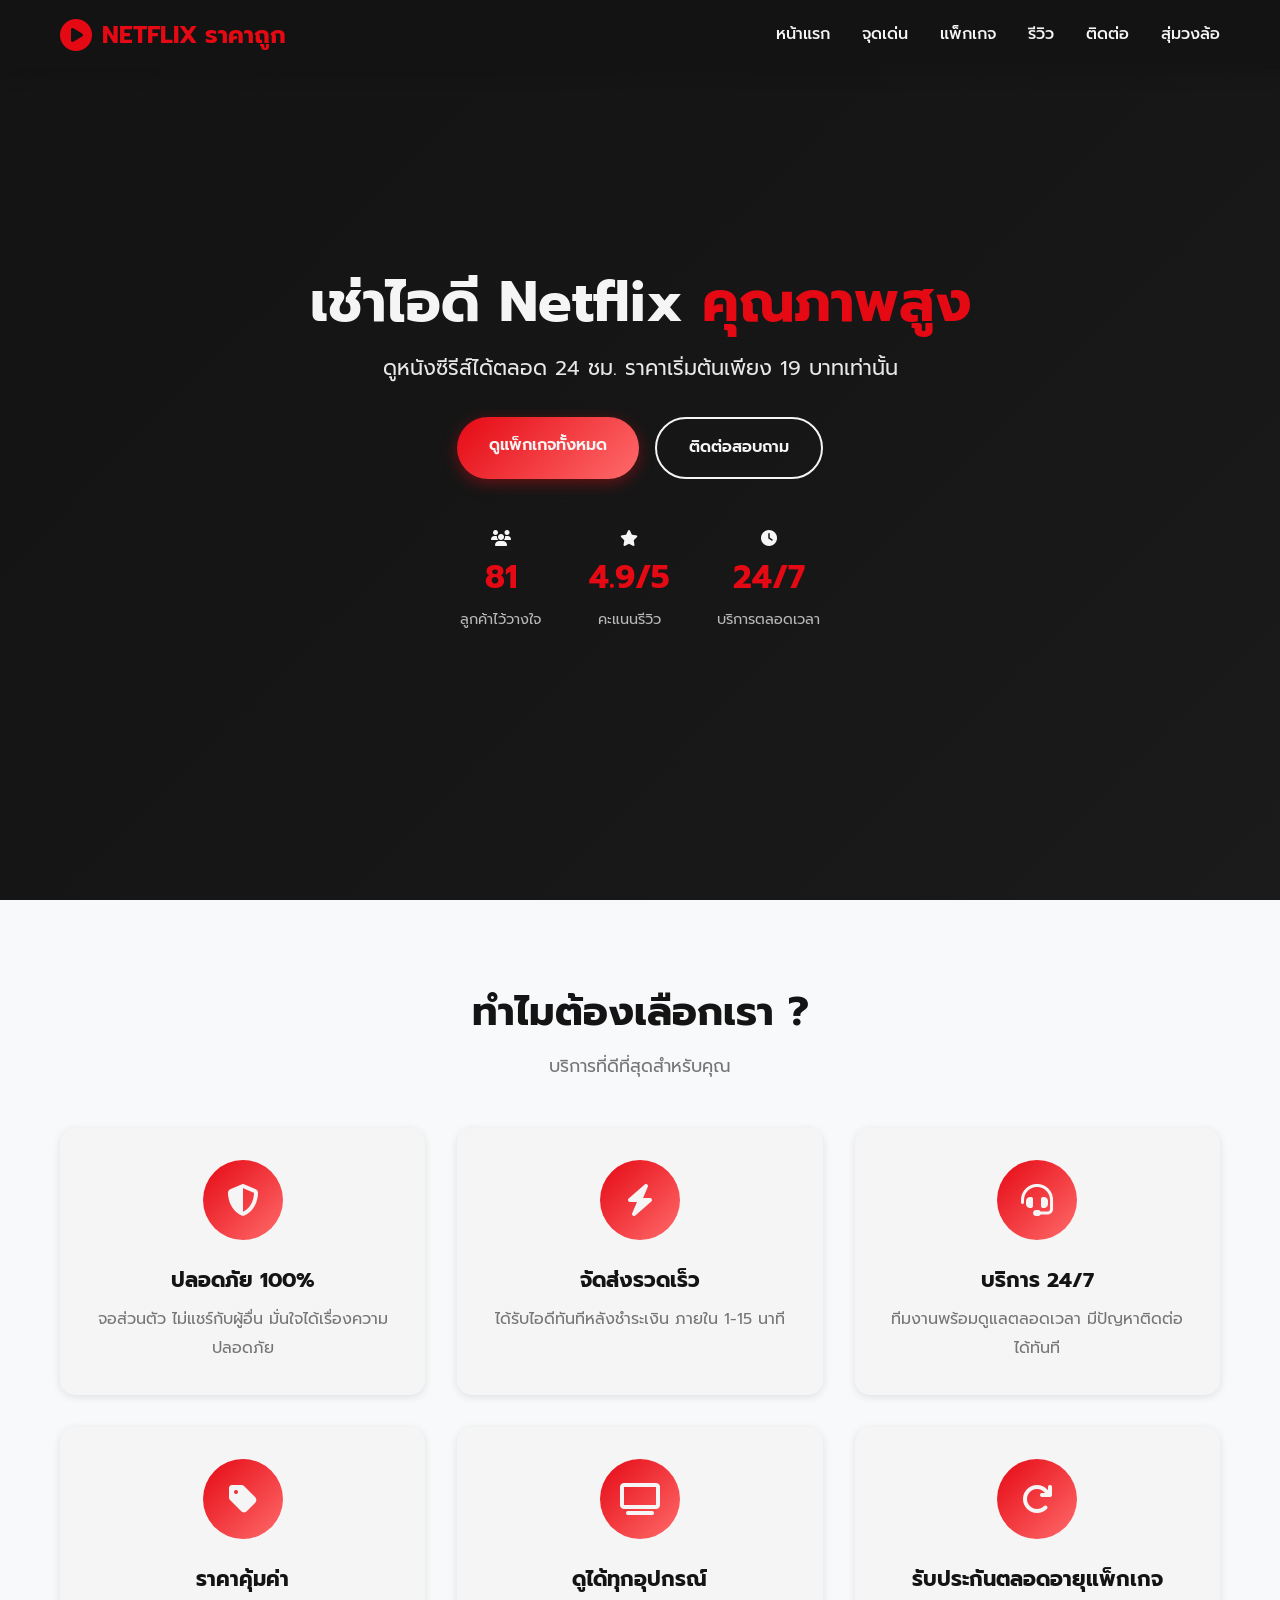
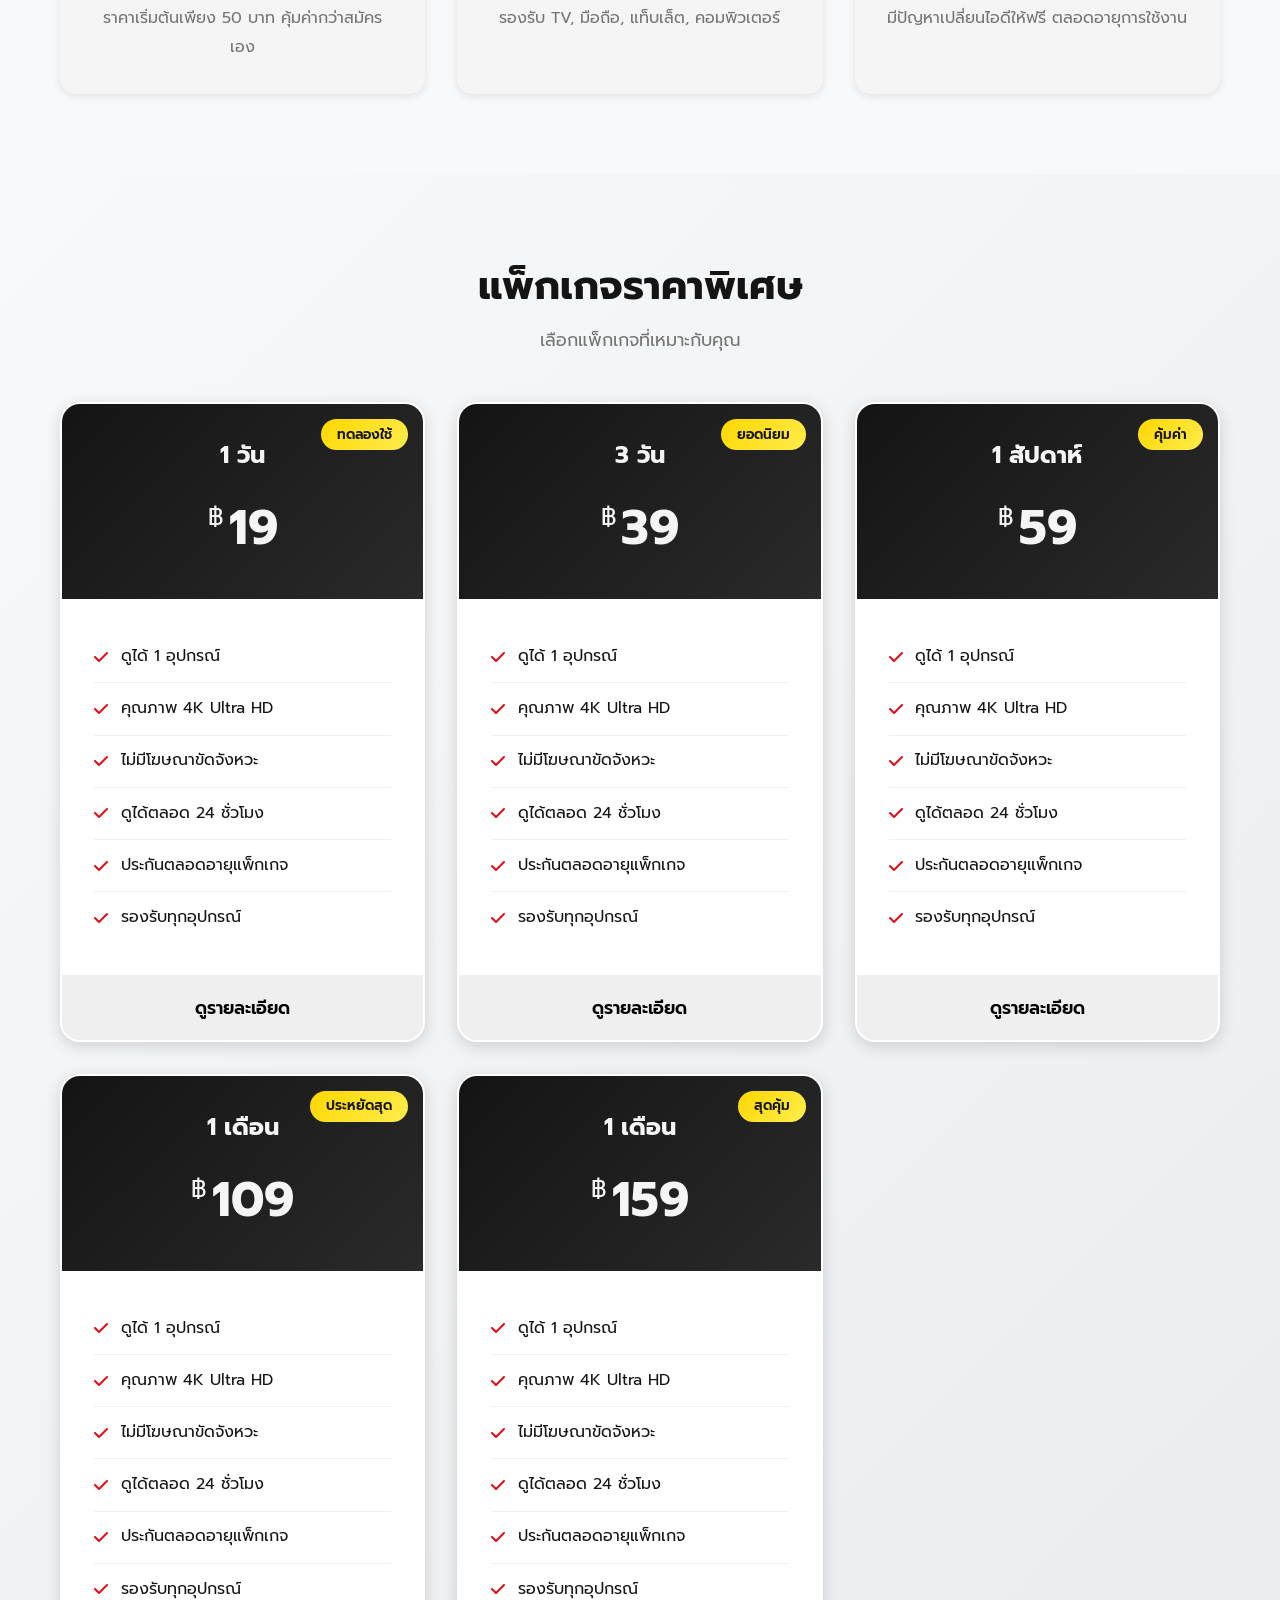
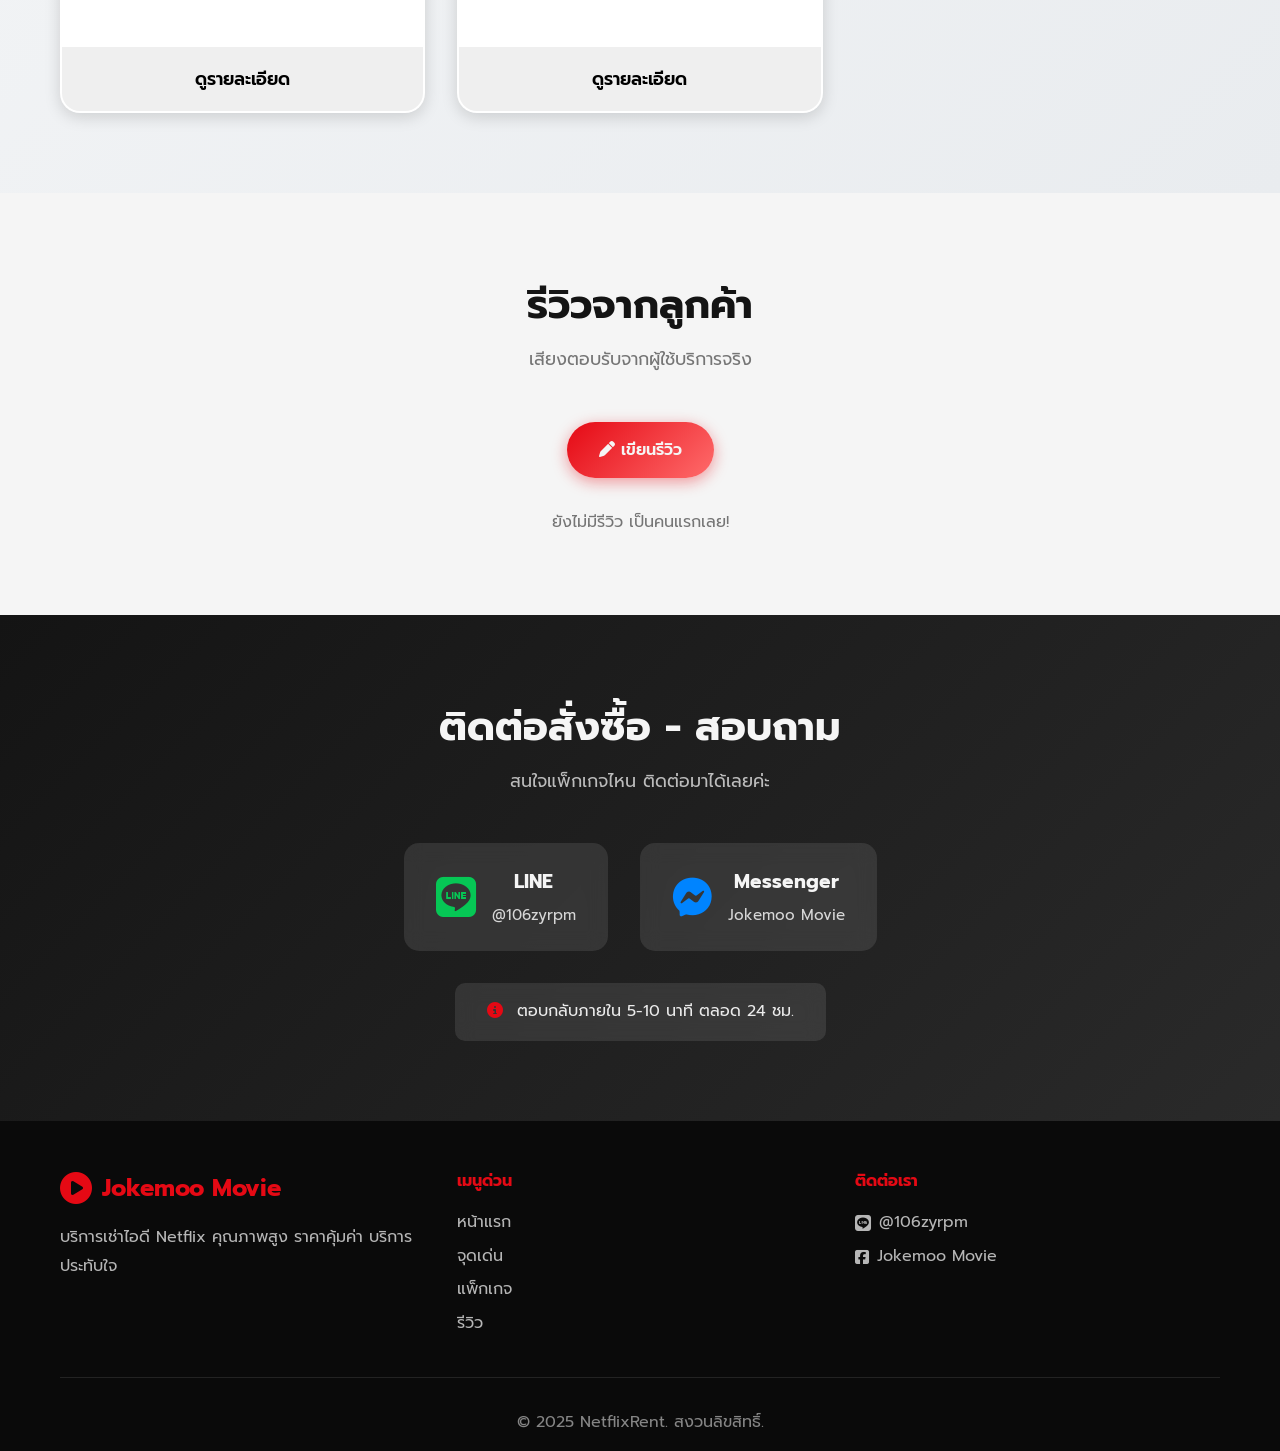
<file: index.html>
<!DOCTYPE html>
<html lang="th">
<head>
    <meta charset="UTF-8">
    <meta name="viewport" content="width=device-width, initial-scale=1.0">
    <title>Netflix X JOKE MOO - เช่าไอดีเน็ตฟลิกซ์ราคาถูก</title>
    <link rel="stylesheet" href="style.css">
    <link href="https://fonts.googleapis.com/css2?family=Prompt:wght@300;400;500;600;700&display=swap" rel="stylesheet">
    <link rel="stylesheet" href="https://cdnjs.cloudflare.com/ajax/libs/font-awesome/6.4.0/css/all.min.css">
    <link rel="icon" type="image" href="logo.png">
</head>
<body>
    <!-- Maintenance Mode Overlay -->
    <div id="maintenanceOverlay" style="display: none; position: fixed; top: 0; left: 0; width: 100%; height: 100%; background: linear-gradient(135deg, #141414 0%, #2a2a2a 100%); z-index: 99999; align-items: center; justify-content: center; flex-direction: column; text-align: center; padding: 2rem;">
        <div style="max-width: 600px;">
            <i class="fas fa-tools" style="font-size: 5rem; color: #ffc107; margin-bottom: 2rem; animation: pulse 2s infinite;"></i>
            <h1 style="color: #fff; font-size: 2.5rem; margin-bottom: 1rem; font-weight: 700;">กำลังปรับปรุงระบบ</h1>
            <p style="color: rgba(255, 255, 255, 0.8); font-size: 1.2rem; margin-bottom: 2rem; line-height: 1.8;">เว็บไซต์กำลังอยู่ระหว่างปรับปรุงระบบ<br>กรุณากลับมาใหม่ในอีกสักครู่</p>
            <div style="background: rgba(255, 255, 255, 0.1); padding: 1.5rem; border-radius: 15px; backdrop-filter: blur(10px);">
                <p style="color: rgba(255, 255, 255, 0.7); margin: 0;">
                    <i class="fas fa-clock"></i> คาดว่าจะแล้วเสร็จภายในไม่นาน!!!
                </p>
            </div>
            <p style="color: rgba(255, 255, 255, 0.5); font-size: 0.9rem; margin-top: 2rem;">
                ขออภัยในความไม่สะดวก โปรดติดตามข่าวสารและอัปเดตได้ที่ LINE @106zyrpm หรือ Facebook Jokemoo Movie
            </p>
        </div>
    </div>

    <!-- Header -->
    <header class="header">
        <nav class="navbar">
            <div class="container">
                <div class="logo">
                    <i class="fas fa-play-circle"></i>
                    <span>NETFLIX ราคาถูก</span>
                </div>
                <ul class="nav-menu">
                    <li><a href="#home">หน้าแรก</a></li>
                    <li><a href="#features">จุดเด่น</a></li>
                    <li><a href="#packages">แพ็กเกจ</a></li>
                    <li><a href="#reviews">รีวิว</a></li>
                    <li><a href="#contact">ติดต่อ</a></li>
                    <li><a href="https://jokemoomovieluckwheel.github.io/wheelnew/">สุ่มวงล้อ</a></li>
                </ul>
                <div class="nav-toggle" id="navToggle">
                    <i class="fas fa-bars"></i>
                </div>
            </div>
        </nav>
    </header>

    <!-- Hero Section -->
    <section class="hero" id="home">
        <div class="hero-overlay"></div>
        <div class="container">
            <div class="hero-content">
                <h1 class="hero-title">เช่าไอดี Netflix <span>คุณภาพสูง</span></h1>
                <p class="hero-subtitle">ดูหนังซีรีส์ได้ตลอด 24 ชม. ราคาเริ่มต้นเพียง 19 บาทเท่านั้น</p>
                <div class="hero-buttons">
                    <a href="#packages" class="btn btn-primary">ดูแพ็กเกจทั้งหมด</a>
                    <a href="#contact" class="btn btn-secondary">ติดต่อสอบถาม</a>
                </div>
                <div class="hero-stats">
                    <div class="stat-item">
                        <i class="fas fa-users"></i>
                        <span class="stat-number">10,000+</span>
                        <span class="stat-label">ลูกค้าไว้วางใจ</span>
                    </div>
                    <div class="stat-item">
                        <i class="fas fa-star"></i>
                        <span class="stat-number">4.9/5</span>
                        <span class="stat-label">คะแนนรีวิว</span>
                    </div>
                    <div class="stat-item">
                        <i class="fas fa-clock"></i>
                        <span class="stat-number">24/7</span>
                        <span class="stat-label">บริการตลอดเวลา</span>
                    </div>
                </div>
            </div>
        </div>
    </section>

    <!-- Features Section -->
    <section class="features" id="features">
        <div class="container">
            <div class="section-header">
                <h2 class="section-title">ทำไมต้องเลือกเรา ?</h2>
                <p class="section-subtitle">บริการที่ดีที่สุดสำหรับคุณ</p>
            </div>
            <div class="features-grid">
                <div class="feature-card">
                    <div class="feature-icon">
                        <i class="fas fa-shield-alt"></i>
                    </div>
                    <h3>ปลอดภัย 100%</h3>
                    <p>จอส่วนตัว ไม่แชร์กับผู้อื่น มั่นใจได้เรื่องความปลอดภัย</p>
                </div>
                <div class="feature-card">
                    <div class="feature-icon">
                        <i class="fas fa-bolt"></i>
                    </div>
                    <h3>จัดส่งรวดเร็ว</h3>
                    <p>ได้รับไอดีทันทีหลังชำระเงิน ภายใน 1-15 นาที</p>
                </div>
                <div class="feature-card">
                    <div class="feature-icon">
                        <i class="fas fa-headset"></i>
                    </div>
                    <h3>บริการ 24/7</h3>
                    <p>ทีมงานพร้อมดูแลตลอดเวลา มีปัญหาติดต่อได้ทันที</p>
                </div>
                <div class="feature-card">
                    <div class="feature-icon">
                        <i class="fas fa-tag"></i>
                    </div>
                    <h3>ราคาคุ้มค่า</h3>
                    <p>ราคาเริ่มต้นเพียง 50 บาท คุ้มค่ากว่าสมัครเอง</p>
                </div>
                <div class="feature-card">
                    <div class="feature-icon">
                        <i class="fas fa-tv"></i>
                    </div>
                    <h3>ดูได้ทุกอุปกรณ์</h3>
                    <p>รองรับ TV, มือถือ, แท็บเล็ต, คอมพิวเตอร์</p>
                </div>
                <div class="feature-card">
                    <div class="feature-icon">
                        <i class="fas fa-redo"></i>
                    </div>
                    <h3>รับประกันตลอดอายุแพ็กเกจ</h3>
                    <p>มีปัญหาเปลี่ยนไอดีให้ฟรี ตลอดอายุการใช้งาน</p>
                </div>
            </div>
        </div>
    </section>

    <!-- Packages Section -->
    <section class="packages" id="packages">
        <div class="container">
            <div class="section-header">
                <h2 class="section-title">แพ็กเกจราคาพิเศษ</h2>
                <p class="section-subtitle">เลือกแพ็กเกจที่เหมาะกับคุณ</p>
            </div>
            <div class="packages-grid">
                <!-- Packages will be rendered automatically from packagesConfig in script.js -->
            </div>
        </div>
    </section>

    <!-- Reviews Section -->
    <section class="reviews" id="reviews">
        <div class="container">
            <div class="section-header">
                <h2 class="section-title">รีวิวจากลูกค้า</h2>
                <p class="section-subtitle">เสียงตอบรับจากผู้ใช้บริการจริง</p>
            </div>
            <div style="text-align: center; margin-bottom: 2rem;">
                <button class="btn btn-primary add-review-btn">
                    <i class="fas fa-pen"></i> เขียนรีวิว
                </button>
            </div>
            <div class="reviews-grid">
                <!-- Reviews will be loaded dynamically by JavaScript -->
            </div>
        </div>
    </section>

    <!-- Contact Section -->
    <section class="contact" id="contact">
        <div class="container">
            <div class="section-header">
                <h2 class="section-title">ติดต่อสั่งซื้อ - สอบถาม</h2>
                <p class="section-subtitle">สนใจแพ็กเกจไหน ติดต่อมาได้เลยค่ะ</p>
            </div>
            <div class="contact-content">
                <div class="contact-channels">
                    <a href="https://line.me/R/ti/p/@106zyrpm" class="contact-channel line">
                        <i class="fab fa-line"></i>
                        <div>
                            <h4>LINE</h4>
                            <p>@106zyrpm</p>
                        </div>
                    </a>
                    <a href="https://www.facebook.com/profile.php?id=61584369622351" class="contact-channel facebook">
                        <i class="fab fa-facebook-messenger"></i>
                        <div>
                            <h4>Messenger</h4>
                            <p>Jokemoo Movie</p>
                        </div>
                    </a>
                </div>
                <div class="contact-note">
                    <p><i class="fas fa-info-circle"></i> ตอบกลับภายใน 5-10 นาที ตลอด 24 ชม.</p>
                </div>
            </div>
        </div>
    </section>

    <!-- Footer -->
    <footer class="footer">
        <div class="container">
            <div class="footer-content">
                <div class="footer-brand">
                    <div class="logo">
                        <i class="fas fa-play-circle"></i>
                        <span>Jokemoo Movie</span>
                    </div>
                    <p>บริการเช่าไอดี Netflix คุณภาพสูง ราคาคุ้มค่า บริการประทับใจ</p>
                </div>
                <div class="footer-links">
                    <h4>เมนูด่วน</h4>
                    <ul>
                        <li><a href="#home">หน้าแรก</a></li>
                        <li><a href="#features">จุดเด่น</a></li>
                        <li><a href="#packages">แพ็กเกจ</a></li>
                        <li><a href="#reviews">รีวิว</a></li>
                    </ul>
                </div>
                <div class="footer-contact">
                    <h4>ติดต่อเรา</h4>
                    <p><i class="fab fa-line"></i> @106zyrpm</p>
                    <p><i class="fa-brands fa-square-facebook"></i> Jokemoo Movie</p>
                </div>
            </div>
            <div class="footer-bottom">
                <p>&copy; 2025 NetflixRent. สงวนลิขสิทธิ์.</p>
            </div>
        </div>
    </footer>

    <!-- Order Modal -->
    <div class="modal" id="orderModal">
        <div class="modal-content">
            <div class="modal-header">
                <h3>สั่งซื้อแพ็กเกจ</h3>
                <button class="modal-close" onclick="closeModal('orderModal')">&times;</button>
            </div>
            <div class="modal-body">
                <div class="order-summary">
                    <h4 id="orderPackageName">แพ็กเกจ 1 สัปดาห์</h4>
                    <p class="order-price" id="orderPrice">ราคา: ฿50</p>
                </div>
                <div class="order-steps">
                    <div class="order-step">
                        <div class="step-number">1</div>
                        <p>เพิ่ม LINE @106zyrpm เป็นเพื่อน</p>
                    </div>
                    <div class="order-step">
                        <div class="step-number">2</div>
                        <p>แจ้งแพ็กเกจที่ต้องการสั่งซื้อ</p>
                    </div>
                    <div class="order-step">
                        <div class="step-number">3</div>
                        <p>ชำระเงินแจ้งสลิปและรับไอดีทันที</p>
                    </div>
                </div>
                <a href="https://line.me/R/ti/p/@106zyrpm" class="btn btn-primary btn-block">
                    <i class="fab fa-line"></i> เพิ่ม LINE เป็นเพื่อน
                </a>
            </div>
        </div>
    </div>

    <!-- Package Detail Modal -->
    <div class="modal" id="packageDetailModal">
        <div class="modal-content modal-content-large">
            <div class="modal-header">
                <h3>รายละเอียดแพ็กเกจ</h3>
                <button class="modal-close" onclick="closeModal('packageDetailModal')">&times;</button>
            </div>
            <div class="modal-body">
                <div class="package-detail-content">
                    <div class="package-detail-header">
                        <h2 id="detailPackageName">แพ็กเกจรายวัน</h2>
                        <div class="package-detail-price">
                            <span class="currency">฿</span>
                            <span id="detailPackagePrice">20</span>
                        </div>
                    </div>
                    <p class="package-detail-desc" id="detailPackageDesc">
                        เหมาะสำหรับทดลองใช้งาน หรือดูหนังเรื่องโปรดแบบเร่งด่วน
                    </p>
                    <div class="package-detail-highlight">
                        <i class="fas fa-star"></i>
                        <span id="detailPackageHighlight">ประหยัดที่สุดสำหรับใช้งานสั้นๆ</span>
                    </div>
                    <h4 class="package-detail-features-title">คุณสมบัติ</h4>
                    <ul class="package-detail-features" id="detailPackageFeatures">
                        <li><i class="fas fa-check-circle"></i> ดูได้ 1 อุปกรณ์</li>
                        <li><i class="fas fa-check-circle"></i> คุณภาพ 4K Ultra HD</li>
                        <li><i class="fas fa-check-circle"></i> ไม่มีโฆษณา</li>
                        <li><i class="fas fa-check-circle"></i> ดูได้ตลอด 24 ชม.</li>
                        <li><i class="fas fa-check-circle"></i> ประกันตลอดอายุแพ็กเกจ</li>
                    </ul>
                    <div class="package-detail-actions">
                        <button class="btn btn-secondary btn-block" onclick="closeModal('packageDetailModal')">
                            <i class="fas fa-times"></i> ปิด
                        </button>
                        <button class="btn btn-primary btn-block" id="detailOrderBtn">
                            <i class="fas fa-shopping-cart"></i> สั่งซื้อเลย
                        </button>
                    </div>
                </div>
            </div>
        </div>
    </div>

    <!-- Review Modal -->
    <div class="modal" id="reviewModal">
        <div class="modal-content">
            <div class="modal-header">
                <h3>เขียนรีวิว</h3>
                <button class="modal-close" onclick="closeReviewModal()">&times;</button>
            </div>
            <div class="modal-body">
                <form id="reviewForm">
                    <div class="form-group">
                        <label for="reviewName">ชื่อเล่น</label>
                        <input type="text" id="reviewName" placeholder="เช่น คุณสมชาย" required>
                    </div>
                    <div class="form-group">
                        <label for="reviewText">รีวิว</label>
                        <textarea id="reviewText" rows="4" placeholder="แชร์ประสบการณ์ของคุณ..." required></textarea>
                    </div>
                    <div class="form-group">
                        <label for="reviewRating">คะแนนความพึงพอใจ</label>
                        <div class="rating-stars">
                            <input type="radio" id="star5" name="rating" value="5" checked>
                            <label for="star5"><i class="fas fa-star"></i></label>
                            <input type="radio" id="star4" name="rating" value="4">
                            <label for="star4"><i class="fas fa-star"></i></label>
                            <input type="radio" id="star3" name="rating" value="3">
                            <label for="star3"><i class="fas fa-star"></i></label>
                            <input type="radio" id="star2" name="rating" value="2">
                            <label for="star2"><i class="fas fa-star"></i></label>
                            <input type="radio" id="star1" name="rating" value="1">
                            <label for="star1"><i class="fas fa-star"></i></label>
                        </div>
                    </div>
                    <button type="submit" class="btn btn-primary btn-block">
                        <i class="fas fa-paper-plane"></i> ส่งรีวิว
                    </button>
                </form>
            </div>
        </div>
    </div>

    <script src="script.js"></script>
    <script>
        let maintenanceOverlayVisible = false;
        
        // Check maintenance mode
        function checkMaintenanceMode() {
            const maintenanceEnabled = localStorage.getItem('netflix_maintenance_mode');
            const overlay = document.getElementById('maintenanceOverlay');
            
            if (maintenanceEnabled === 'true' && overlay) {
                overlay.style.display = 'flex';
                document.body.style.overflow = 'hidden';
                maintenanceOverlayVisible = true;
            } else if (maintenanceEnabled === 'false' && overlay && maintenanceOverlayVisible) {
                // Maintenance mode was turned off - auto refresh
                overlay.style.display = 'none';
                document.body.style.overflow = '';
                maintenanceOverlayVisible = false;
                
                // Show notification and reload
                const notification = document.createElement('div');
                notification.innerHTML = `
                    <div style="position: fixed; top: 20px; right: 20px; background: linear-gradient(135deg, #06c755 0%, #00e676 100%); color: #fff; padding: 1rem 1.5rem; border-radius: 12px; box-shadow: 0 10px 40px rgba(0,0,0,0.2); z-index: 100000; display: flex; align-items: center; gap: 0.8rem; animation: slideInRight 0.3s ease;">
                        <i class="fas fa-check-circle" style="font-size: 1.5rem;"></i>
                        <div>
                            <div style="font-weight: 700;">เว็บไซต์เปิดใช้งานแล้ว</div>
                            <div style="font-size: 0.85rem; opacity: 0.9;">กำลังรีเฟรชหน้าเว็บ...</div>
                        </div>
                    </div>
                `;
                document.body.appendChild(notification);
                
                setTimeout(() => {
                    location.reload();
                }, 1500);
            }
        }
        
        // Check admin online status and show indicator
        function updateAdminOnlineIndicator() {
            const adminOnlineEnabled = localStorage.getItem('netflix_admin_online');
            
            // Remove existing indicator if any
            const existingIndicator = document.getElementById('adminOnlineIndicator');
            if (existingIndicator) {
                existingIndicator.remove();
            }
            
            if (adminOnlineEnabled === 'true') {
                const indicator = document.createElement('div');
                indicator.id = 'adminOnlineIndicator';
                indicator.innerHTML = `
                    <div style="position: fixed; bottom: 20px; right: 20px; background: #fff; padding: 0.8rem 1.2rem; border-radius: 50px; box-shadow: 0 4px 20px rgba(0,0,0,0.15); z-index: 9999; display: flex; align-items: center; gap: 0.5rem; animation: slideInBottom 0.3s ease;">
                        <div style="width: 10px; height: 10px; border-radius: 50%; background: #06c755; box-shadow: 0 0 10px #06c755; animation: pulse 2s infinite;"></div>
                        <span style="color: #06c755; font-weight: 600; font-size: 0.9rem;">แอดมินออนไลน์</span>
                    </div>
                `;
                document.body.appendChild(indicator);
            }
        }
        
        // Sync data from admin panel
        function syncFromAdmin() {
            // This function will be called when storage changes
            console.log('Syncing data from admin panel...');
            
            // Reload reviews
            if (typeof renderReviews === 'function') {
                renderReviews();
            }
            
            // Check maintenance mode
            checkMaintenanceMode();
            
            // Update admin online indicator
            updateAdminOnlineIndicator();
        }
        
        // Check on page load
        checkMaintenanceMode();
        updateAdminOnlineIndicator();
        
        // Listen for changes from admin panel (REAL-TIME SYNC)
        window.addEventListener('storage', (e) => {
            console.log('Storage event triggered:', e.key, e.newValue);
            syncFromAdmin();
        });
        
        // Also check periodically (every 3 seconds for real-time sync)
        setInterval(() => {
            checkMaintenanceMode();
            updateAdminOnlineIndicator();
        }, 3000);
        
        // Force sync on focus
        window.addEventListener('focus', syncFromAdmin);
    </script>
</body>
</html>
</file>
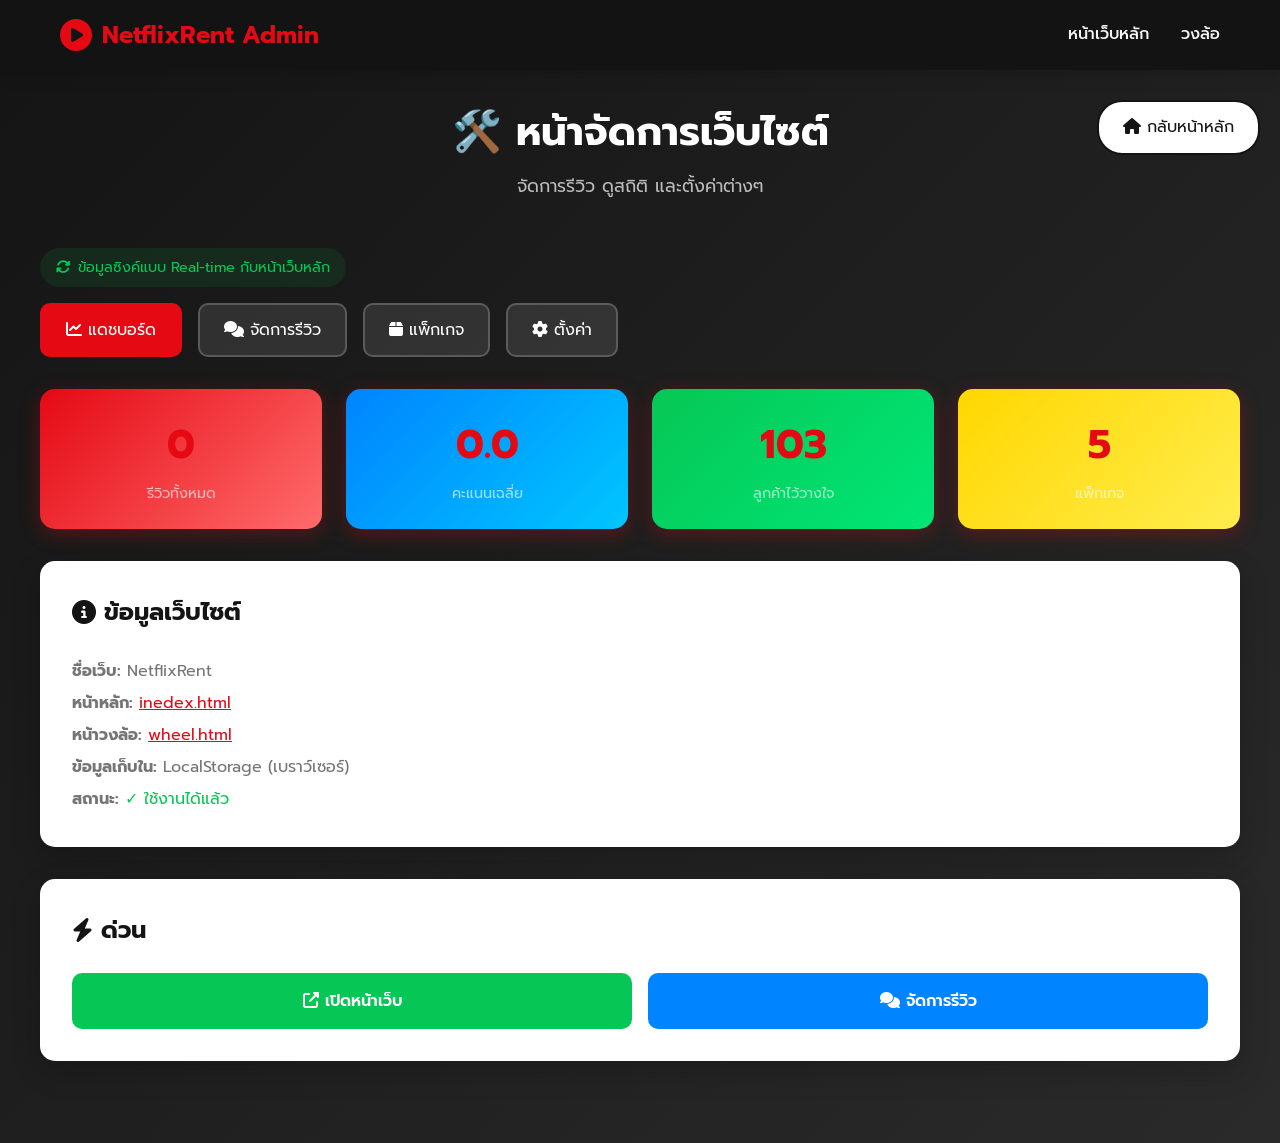
<file: admin.html>
<!DOCTYPE html>
<html lang="th">
<head>
    <meta charset="UTF-8">
    <meta name="viewport" content="width=device-width, initial-scale=1.0">
    <title>Admin Panel - จัดการเว็บไซต์</title>
    <link rel="stylesheet" href="style.css">
    <link href="https://fonts.googleapis.com/css2?family=Prompt:wght@300;400;500;600;700&display=swap" rel="stylesheet">
    <link rel="stylesheet" href="https://cdnjs.cloudflare.com/ajax/libs/font-awesome/6.4.0/css/all.min.css">
    <script src="script.js"></script>
    <style>
        .admin-page {
            min-height: 100vh;
            background: linear-gradient(135deg, #141414 0%, #2a2a2a 100%);
            padding: 100px 20px 50px;
        }

        .admin-container {
            max-width: 1200px;
            margin: 0 auto;
        }

        .admin-header {
            text-align: center;
            margin-bottom: 3rem;
        }

        .admin-title {
            color: #fff;
            font-size: 2.5rem;
            font-weight: 700;
            margin-bottom: 0.5rem;
        }

        .admin-subtitle {
            color: rgba(255, 255, 255, 0.7);
            font-size: 1.1rem;
        }

        .admin-nav {
            display: flex;
            gap: 1rem;
            margin-bottom: 2rem;
            flex-wrap: wrap;
        }

        .admin-nav-btn {
            padding: 0.8rem 1.5rem;
            background: rgba(255, 255, 255, 0.1);
            color: #fff;
            border: 2px solid rgba(255, 255, 255, 0.2);
            border-radius: 10px;
            cursor: pointer;
            transition: all 0.3s ease;
            font-family: 'Prompt', sans-serif;
            font-size: 1rem;
        }

        .admin-nav-btn:hover,
        .admin-nav-btn.active {
            background: var(--primary-color);
            border-color: var(--primary-color);
        }

        .admin-section {
            display: none;
            animation: fadeIn 0.3s ease;
        }

        .admin-section.active {
            display: block;
        }

        @keyframes fadeIn {
            from { opacity: 0; transform: translateY(10px); }
            to { opacity: 1; transform: translateY(0); }
        }

        .admin-card {
            background: #fff;
            border-radius: 15px;
            padding: 2rem;
            margin-bottom: 2rem;
            box-shadow: 0 10px 30px rgba(0, 0, 0, 0.2);
        }

        .admin-card-title {
            color: var(--text-dark);
            font-size: 1.5rem;
            margin-bottom: 1.5rem;
            display: flex;
            align-items: center;
            gap: 0.5rem;
        }

        /* Reviews Table */
        .reviews-table {
            width: 100%;
            border-collapse: collapse;
        }

        .reviews-table th,
        .reviews-table td {
            padding: 1rem;
            text-align: left;
            border-bottom: 1px solid #e0e0e0;
        }

        .reviews-table th {
            background: #f5f5f5;
            font-weight: 600;
            color: var(--text-dark);
        }

        .reviews-table tr:hover {
            background: #f9f9f9;
        }

        .review-rating-display {
            color: #ffd700;
        }

        .btn-delete {
            padding: 0.5rem 1rem;
            background: #e50914;
            color: #fff;
            border: none;
            border-radius: 8px;
            cursor: pointer;
            transition: all 0.3s ease;
            font-family: 'Prompt', sans-serif;
        }

        .btn-delete:hover {
            background: #b20710;
        }

        .btn-clear-all {
            padding: 1rem 2rem;
            background: #e50914;
            color: #fff;
            border: none;
            border-radius: 10px;
            cursor: pointer;
            font-size: 1rem;
            font-weight: 600;
            font-family: 'Prompt', sans-serif;
            margin-top: 1rem;
        }

        .btn-clear-all:hover {
            background: #b20710;
        }

        .stats-grid {
            display: grid;
            grid-template-columns: repeat(auto-fit, minmax(200px, 1fr));
            gap: 1.5rem;
            margin-bottom: 2rem;
        }

        .stat-card {
            background: linear-gradient(135deg, #e50914 0%, #ff6b6b 100%);
            color: #fff;
            padding: 1.5rem;
            border-radius: 15px;
            text-align: center;
            box-shadow: 0 5px 20px rgba(229, 9, 20, 0.3);
        }

        .stat-card.blue {
            background: linear-gradient(135deg, #0084ff 0%, #00c6ff 100%);
        }

        .stat-card.green {
            background: linear-gradient(135deg, #06c755 0%, #00e676 100%);
        }

        .stat-card.gold {
            background: linear-gradient(135deg, #ffd700 0%, #ffed4e 100%);
            color: var(--text-dark);
        }

        .stat-number {
            font-size: 2.5rem;
            font-weight: 700;
            display: block;
        }

        .stat-label {
            font-size: 0.9rem;
            opacity: 0.9;
        }

        .empty-state {
            text-align: center;
            padding: 3rem;
            color: #757575;
        }

        .empty-state i {
            font-size: 4rem;
            margin-bottom: 1rem;
            opacity: 0.3;
        }

        .back-home-btn {
            position: fixed;
            top: 100px;
            right: 20px;
            padding: 0.8rem 1.5rem;
            background: #fff;
            color: var(--text-dark);
            border: 2px solid var(--text-dark);
            border-radius: 25px;
            cursor: pointer;
            transition: all 0.3s ease;
            font-family: 'Prompt', sans-serif;
            text-decoration: none;
            display: inline-block;
            z-index: 100;
        }

        .back-home-btn:hover {
            background: var(--text-dark);
            color: #fff;
        }

        .refresh-btn {
            padding: 0.5rem 1rem;
            background: var(--primary-color);
            color: #fff;
            border: none;
            border-radius: 8px;
            cursor: pointer;
            font-family: 'Prompt', sans-serif;
            margin-left: 1rem;
        }

        .refresh-btn:hover {
            background: #b20710;
        }

        .sync-status {
            display: inline-flex;
            align-items: center;
            gap: 0.5rem;
            padding: 0.5rem 1rem;
            background: rgba(6, 199, 85, 0.1);
            color: #06c755;
            border-radius: 20px;
            font-size: 0.9rem;
            margin-bottom: 1rem;
        }

        .sync-status i {
            animation: pulse 2s infinite;
        }

        @keyframes pulse {
            0%, 100% { opacity: 1; }
            50% { opacity: 0.5; }
        }

        /* Notification Toast - UX/UI */
        .notification-toast {
            position: fixed;
            top: 100px;
            right: 20px;
            background: #fff;
            border-radius: 16px;
            box-shadow: 0 10px 40px rgba(0, 0, 0, 0.15);
            z-index: 10000;
            min-width: 350px;
            max-width: 450px;
            overflow: hidden;
            opacity: 0;
            transform: translateX(400px);
            transition: all 0.4s cubic-bezier(0.68, -0.55, 0.265, 1.55);
        }

        .notification-toast.show {
            opacity: 1;
            transform: translateX(0);
        }

        .notification-toast.success {
            border-left: 4px solid #06c755;
        }

        .notification-toast.error {
            border-left: 4px solid #e50914;
        }

        .notification-toast.info {
            border-left: 4px solid #0084ff;
        }

        .notification-toast.warning {
            border-left: 4px solid #ffd700;
        }

        .notification-content {
            display: flex;
            align-items: flex-start;
            gap: 15px;
            padding: 1.2rem 1.5rem;
        }

        .notification-icon {
            width: 40px;
            height: 40px;
            border-radius: 50%;
            display: flex;
            align-items: center;
            justify-content: center;
            flex-shrink: 0;
            font-size: 1.2rem;
        }

        .notification-toast.success .notification-icon {
            background: linear-gradient(135deg, #06c755 0%, #00e676 100%);
            color: #fff;
        }

        .notification-toast.error .notification-icon {
            background: linear-gradient(135deg, #e50914 0%, #ff6b6b 100%);
            color: #fff;
        }

        .notification-toast.info .notification-icon {
            background: linear-gradient(135deg, #0084ff 0%, #00c6ff 100%);
            color: #fff;
        }

        .notification-toast.warning .notification-icon {
            background: linear-gradient(135deg, #ffd700 0%, #ffed4e 100%);
            color: #141414;
        }

        .notification-body {
            flex: 1;
            min-width: 0;
        }

        .notification-title {
            font-weight: 700;
            font-size: 1rem;
            color: var(--text-dark);
            margin-bottom: 0.3rem;
        }

        .notification-message {
            font-size: 0.9rem;
            color: #757575;
            line-height: 1.5;
            word-break: break-word;
        }

        .notification-close {
            background: transparent;
            border: none;
            cursor: pointer;
            padding: 0.3rem;
            color: #999;
            transition: color 0.3s ease;
            display: flex;
            align-items: center;
            justify-content: center;
        }

        .notification-close:hover {
            color: var(--text-dark);
        }

        .notification-progress {
            height: 3px;
            background: rgba(0, 0, 0, 0.1);
            width: 100%;
            animation: progressShrink linear forwards;
        }

        .notification-toast.success .notification-progress {
            animation-duration: 3s;
            background: linear-gradient(90deg, #06c755, #00e676);
        }

        .notification-toast.error .notification-progress {
            animation-duration: 5s;
            background: linear-gradient(90deg, #e50914, #ff6b6b);
        }

        .notification-toast.info .notification-progress {
            animation-duration: 3s;
            background: linear-gradient(90deg, #0084ff, #00c6ff);
        }

        .notification-toast.warning .notification-progress {
            animation-duration: 4s;
            background: linear-gradient(90deg, #ffd700, #ffed4e);
        }

        @keyframes slideInRight {
            from {
                opacity: 0;
                transform: translateX(400px);
            }
            to {
                opacity: 1;
                transform: translateX(0);
            }
        }

        @keyframes slideOutRight {
            from {
                opacity: 1;
                transform: translateX(0);
            }
            to {
                opacity: 0;
                transform: translateX(400px);
            }
        }

        @keyframes progressShrink {
            from {
                width: 100%;
            }
            to {
                width: 0%;
            }
        }

        @media (max-width: 768px) {
            .notification-toast {
                right: 10px;
                left: 10px;
                min-width: auto;
                max-width: none;
                top: 80px;
            }

            .notification-content {
                padding: 1rem;
            }

            .notification-message {
                font-size: 0.85rem;
            }
        }

        /* Toggle Switch */
        .toggle-switch {
            position: relative;
            display: inline-block;
            width: 60px;
            height: 34px;
        }

        .toggle-switch input {
            opacity: 0;
            width: 0;
            height: 0;
        }

        .toggle-slider {
            position: absolute;
            cursor: pointer;
            top: 0;
            left: 0;
            right: 0;
            bottom: 0;
            background-color: #ccc;
            transition: 0.4s;
            border-radius: 34px;
        }

        .toggle-slider:before {
            position: absolute;
            content: "";
            height: 26px;
            width: 26px;
            left: 4px;
            bottom: 4px;
            background-color: white;
            transition: 0.4s;
            border-radius: 50%;
        }

        .toggle-switch input:checked + .toggle-slider {
            background-color: #06c755;
        }

        .toggle-switch input:checked + .toggle-slider:before {
            transform: translateX(26px);
        }

        @media (max-width: 768px) {
            .admin-title {
                font-size: 1.8rem;
            }

            .reviews-table {
                font-size: 0.85rem;
            }

            .reviews-table th,
            .reviews-table td {
                padding: 0.5rem;
            }

            .btn-delete {
                padding: 0.3rem 0.6rem;
                font-size: 0.85rem;
            }

            .back-home-btn {
                top: auto;
                bottom: 20px;
                right: 20px;
            }
        }
    </style>
</head>
<body>
    <!-- Header -->
    <header class="header">
        <nav class="navbar">
            <div class="container">
                <div class="logo">
                    <i class="fas fa-play-circle"></i>
                    <span>NetflixRent Admin</span>
                </div>
                <ul class="nav-menu">
                    <li><a href="inedex.html">หน้าเว็บหลัก</a></li>
                    <li><a href="wheel.html">วงล้อ</a></li>
                </ul>
            </div>
        </nav>
    </header>

    <!-- Admin Page -->
    <section class="admin-page">
        <div class="admin-container">
            <div class="admin-header">
                <h1 class="admin-title">🛠️ หน้าจัดการเว็บไซต์</h1>
                <p class="admin-subtitle">จัดการรีวิว ดูสถิติ และตั้งค่าต่างๆ</p>
            </div>

            <!-- Sync Status -->
            <div class="sync-status">
                <i class="fas fa-sync-alt"></i>
                <span>ข้อมูลซิงค์แบบ Real-time กับหน้าเว็บหลัก</span>
            </div>

            <!-- Navigation -->
            <div class="admin-nav">
                <button class="admin-nav-btn active" onclick="showSection('dashboard')">
                    <i class="fas fa-chart-line"></i> แดชบอร์ด
                </button>
                <button class="admin-nav-btn" onclick="showSection('reviews')">
                    <i class="fas fa-comments"></i> จัดการรีวิว
                </button>
                <button class="admin-nav-btn" onclick="showSection('packages')">
                    <i class="fas fa-box"></i> แพ็กเกจ
                </button>
                <button class="admin-nav-btn" onclick="showSection('settings')">
                    <i class="fas fa-cog"></i> ตั้งค่า
                </button>
            </div>

            <!-- Dashboard Section -->
            <div id="dashboard" class="admin-section active">
                <div class="stats-grid">
                    <div class="stat-card">
                        <span class="stat-number" id="totalReviews">0</span>
                        <span class="stat-label">รีวิวทั้งหมด</span>
                    </div>
                    <div class="stat-card blue">
                        <span class="stat-number" id="avgRating">0.0</span>
                        <span class="stat-label">คะแนนเฉลี่ย</span>
                    </div>
                    <div class="stat-card green">
                        <span class="stat-number" id="trustedCount">0</span>
                        <span class="stat-label">ลูกค้าไว้วางใจ</span>
                    </div>
                    <div class="stat-card gold">
                        <span class="stat-number" id="totalPackages">5</span>
                        <span class="stat-label">แพ็กเกจ</span>
                    </div>
                </div>

                <div class="admin-card">
                    <h3 class="admin-card-title">
                        <i class="fas fa-info-circle"></i> ข้อมูลเว็บไซต์
                    </h3>
                    <div style="line-height: 2; color: #757575;">
                        <p><strong>ชื่อเว็บ:</strong> NetflixRent</p>
                        <p><strong>หน้าหลัก:</strong> <a href="inedex.html" style="color: var(--primary-color);">inedex.html</a></p>
                        <p><strong>หน้าวงล้อ:</strong> <a href="wheel.html" style="color: var(--primary-color);">wheel.html</a></p>
                        <p><strong>ข้อมูลเก็บใน:</strong> LocalStorage (เบราว์เซอร์)</p>
                        <p><strong>สถานะ:</strong> <span style="color: #06c755;">✓ ใช้งานได้แล้ว</span></p>
                    </div>
                </div>

                <div class="admin-card">
                    <h3 class="admin-card-title">
                        <i class="fas fa-bolt"></i> ด่วน
                    </h3>
                    <div style="display: grid; grid-template-columns: repeat(auto-fit, minmax(200px, 1fr)); gap: 1rem;">
                        <button class="btn-clear-all" style="margin: 0; background: #06c755;" onclick="window.open('inedex.html', '_blank')">
                            <i class="fas fa-external-link-alt"></i> เปิดหน้าเว็บ
                        </button>
                        <button class="btn-clear-all" style="margin: 0; background: #0084ff;" onclick="showSection('reviews')">
                            <i class="fas fa-comments"></i> จัดการรีวิว
                        </button>
                    </div>
                </div>
            </div>

            <!-- Reviews Management Section -->
            <div id="reviews" class="admin-section">
                <div class="admin-card">
                    <h3 class="admin-card-title">
                        <i class="fas fa-comments"></i> จัดการรีวิว
                        <button class="refresh-btn" onclick="loadDashboard()">
                            <i class="fas fa-redo"></i> รีเฟรช
                        </button>
                    </h3>
                    <div style="overflow-x: auto;">
                        <table class="reviews-table">
                            <thead>
                                <tr>
                                    <th>ชื่อ</th>
                                    <th>รีวิว</th>
                                    <th>คะแนน</th>
                                    <th>วันที่</th>
                                    <th>จัดการ</th>
                                </tr>
                            </thead>
                            <tbody id="reviewsTableBody">
                                <!-- Reviews will be loaded here -->
                            </tbody>
                        </table>
                    </div>
                    <div id="emptyReviews" class="empty-state" style="display: none;">
                        <i class="fas fa-inbox"></i>
                        <p>ยังไม่มีรีวิว</p>
                    </div>
                    <button class="btn-clear-all" onclick="clearAllReviews()">
                        <i class="fas fa-trash-alt"></i> ลบรีวิวทั้งหมด
                    </button>
                </div>
            </div>

            <!-- Packages Section -->
            <div id="packages" class="admin-section">
                <div class="admin-card">
                    <h3 class="admin-card-title">
                        <i class="fas fa-box"></i> แพ็กเกจปัจจุบัน
                    </h3>
                    <div id="packagesList">
                        <!-- Packages will be loaded here -->
                    </div>
                    <div style="margin-top: 1.5rem; padding: 1rem; background: #f5f5f5; border-radius: 10px;">
                        <p style="color: #757575; margin: 0;">
                            <i class="fas fa-info-circle"></i> 
                           若要修改แพ็กเกจ，請編輯 <code>script.js</code> 中的 <code>packagesConfig</code>
                        </p>
                    </div>
                </div>
            </div>

            <!-- Settings Section -->
            <div id="settings" class="admin-section">
                <div class="admin-card">
                    <h3 class="admin-card-title">
                        <i class="fas fa-database"></i> ข้อมูลและการสำรอง
                    </h3>
                    <div style="display: grid; gap: 1rem;">
                        <button class="btn-clear-all" style="margin: 0; background: #0084ff;" onclick="exportData()">
                            <i class="fas fa-download"></i> สำรองข้อมูล (Export)
                        </button>
                        <label class="btn-clear-all" style="margin: 0; background: #06c755; cursor: pointer;">
                            <i class="fas fa-upload"></i> กู้ข้อมูล (Import)
                            <input type="file" id="importFile" accept=".json" style="display: none;" onchange="importData(event)">
                        </label>
                        <button class="btn-clear-all" style="margin: 0; background: #ffd700; color: #000;" onclick="resetAllData()">
                            <i class="fas fa-exclamation-triangle"></i> รีเซ็ตข้อมูลทั้งหมด
                        </button>
                    </div>
                </div>

                <div class="admin-card">
                    <h3 class="admin-card-title">
                        <i class="fas fa-user-shield"></i> ตั้งค่าการเขียนรีวิว
                    </h3>
                    <div style="display: flex; justify-content: space-between; align-items: center; padding: 1rem; background: #f5f5f5; border-radius: 10px; margin-bottom: 1rem;">
                        <div>
                            <h4 style="margin: 0; color: var(--text-dark);">จำกัด 1 คน = 1 รีวิว</h4>
                            <p style="margin: 0.5rem 0 0 0; color: #757575; font-size: 0.9rem;">เปิด/ปิด ระบบจำกัดสิทธิ์การเขียนรีวิว</p>
                        </div>
                        <label class="toggle-switch">
                            <input type="checkbox" id="reviewRestrictionToggle" checked onchange="toggleReviewRestriction(this.checked)">
                            <span class="toggle-slider"></span>
                        </label>
                    </div>
                    <div style="display: flex; justify-content: space-between; align-items: center; padding: 1rem; background: #e3f2fd; border-radius: 10px; margin-bottom: 1rem;">
                        <div>
                            <h4 style="margin: 0; color: #1565c0;">แสดงระบบจำกัดสิทธิ์</h4>
                            <p style="margin: 0.5rem 0 0 0; color: #1565c0; font-size: 0.9rem;">เปิด/ปิด การแสดงข้อความจำกัดสิทธิ์</p>
                        </div>
                        <label class="toggle-switch">
                            <input type="checkbox" id="reviewRestrictionDisplayToggle" checked onchange="toggleReviewRestrictionDisplay(this.checked)">
                            <span class="toggle-slider"></span>
                        </label>
                    </div>
                    <p style="color: #757575; font-size: 0.9rem; margin: 0;">
                        <i class="fas fa-info-circle"></i> เมื่อเปิดใช้งาน: แต่ละผู้ใช้จะสามารถเขียนรีวิวได้แค่ 1 ครั้งเท่านั้น
                    </p>
                </div>

                <div class="admin-card">
                    <h3 class="admin-card-title">
                        <i class="fas fa-user-clock"></i> สถานะแอดมินออนไลน์
                    </h3>
                    <div style="display: flex; justify-content: space-between; align-items: center; padding: 1rem; background: linear-gradient(135deg, #06c755 0%, #00e676 100%); border-radius: 10px; margin-bottom: 1rem; color: #fff;">
                        <div>
                            <h4 style="margin: 0;"><i class="fas fa-signal"></i> แสดงสถานะออนไลน์</h4>
                            <p style="margin: 0.5rem 0 0 0; font-size: 0.9rem; opacity: 0.9;">ให้ผู้ใช้เห็นว่าแอดมินออนไลน์อยู่</p>
                        </div>
                        <label class="toggle-switch">
                            <input type="checkbox" id="adminOnlineToggle" onchange="toggleAdminOnline(this.checked)">
                            <span class="toggle-slider"></span>
                        </label>
                    </div>
                    <div id="adminOnlineStatus" style="padding: 1rem; background: #f5f5f5; border-radius: 10px; margin-top: 1rem; display: flex; align-items: center; gap: 1rem;">
                        <div class="status-indicator" style="width: 15px; height: 15px; border-radius: 50%; background: #ccc;"></div>
                        <span id="adminOnlineText" style="color: #757575;">กำลังโหลด...</span>
                    </div>
                    <p style="color: #757575; font-size: 0.9rem; margin: 1rem 0 0 0;">
                        <i class="fas fa-info-circle"></i> เมื่อเปิดใช้งาน: ผู้ใช้จะเห็นไอคอน "แอดมินออนไลน์" ที่หน้าเว็บหลัก
                    </p>
                </div>

                <div class="admin-card">
                    <h3 class="admin-card-title">
                        <i class="fas fa-tools"></i> โหมดปรับปรุงระบบ (Maintenance Mode)
                    </h3>
                    <div style="display: flex; justify-content: space-between; align-items: center; padding: 1rem; background: #fff3cd; border-radius: 10px; margin-bottom: 1rem; border: 2px solid #ffc107;">
                        <div>
                            <h4 style="margin: 0; color: #856404;">⚠️ ปิดเว็บไซต์ชั่วคราว</h4>
                            <p style="margin: 0.5rem 0 0 0; color: #856404; font-size: 0.9rem;">แสดงหน้ากำลังปรับปรุงระบบ</p>
                        </div>
                        <label class="toggle-switch">
                            <input type="checkbox" id="maintenanceModeToggle" onchange="toggleMaintenanceMode(this.checked)">
                            <span class="toggle-slider"></span>
                        </label>
                    </div>
                    <p style="color: #757575; font-size: 0.9rem; margin: 0;">
                        <i class="fas fa-exclamation-triangle"></i> เมื่อเปิดใช้งาน: ผู้ใช้จะเห็นหน้า "กำลังปรับปรุงระบบ" แทนหน้าเว็บหลัก
                    </p>
                </div>

                <div class="admin-card">
                    <h3 class="admin-card-title">
                        <i class="fas fa-link"></i> Google Apps Script Backend
                    </h3>
                    <p style="color: #757575; margin-bottom: 1rem;">
                        ตั้งค่าเพื่อใช้ Google Apps Script เป็น Backend สำหรับเก็บข้อมูลบน Cloud และแชร์ข้ามอุปกรณ์
                    </p>
                    
                    <div style="display: flex; justify-content: space-between; align-items: center; padding: 1rem; background: #e3f2fd; border-radius: 10px; margin-bottom: 1rem;">
                        <div>
                            <h4 style="margin: 0; color: #1565c0;">🔗 ใช้ Google Apps Script</h4>
                            <p style="margin: 0.5rem 0 0 0; color: #1565c0; font-size: 0.9rem;">เปิด/ปิด การใช้ Cloud Backend</p>
                        </div>
                        <label class="toggle-switch">
                            <input type="checkbox" id="useAppsScriptToggle" onchange="toggleUseAppsScript(this.checked)">
                            <span class="toggle-slider"></span>
                        </label>
                    </div>
                    
                    <div style="display: grid; gap: 1rem;">
                        <div>
                            <label style="display: block; margin-bottom: 0.5rem; font-weight: 600;">Apps Script Web App URL:</label>
                            <input type="text" id="appsScriptUrl" placeholder="https://script.google.com/macros/s/...../exec"
                                   style="width: 100%; padding: 0.8rem; border: 2px solid #e0e0e0; border-radius: 8px; font-family: monospace; font-size: 0.85rem;">
                            <p style="color: #757575; font-size: 0.85rem; margin-top: 0.5rem;">
                                <i class="fas fa-info-circle"></i> คู่มือติดตั้ง: ดูในไฟล์ INSTALL_APPS_SCRIPT.md
                            </p>
                        </div>
                        <button class="btn-clear-all" style="margin: 0; background: #0084ff;" onclick="saveAppsScriptSettings()">
                            <i class="fas fa-save"></i> บันทึกการตั้งค่า
                        </button>
                    </div>
                </div>
                </div>
            </div>
        </div>
    </section>

    <a href="inedex.html" class="back-home-btn">
        <i class="fas fa-home"></i> กลับหน้าหลัก
    </a>

    <script>
        // Don't declare constants - sync.js already exports them to window
        // Just use the values directly
        
        // Check if using Google Apps Script
        const useAppsScript = localStorage.getItem('netflix_use_apps_script') === 'true';
        const appsScriptUrl = localStorage.getItem('netflixAppsScriptUrl') || '';
        
        console.log('Admin Panel - Using Apps Script:', useAppsScript);
        console.log('Apps Script URL:', appsScriptUrl ? appsScriptUrl.substring(0, 50) + '...' : 'Not set');

        // Show beautiful notification
        function showNotification(message, type = 'success', duration = 3000) {
            // Remove existing notification if any
            const existing = document.querySelector('.notification-toast');
            if (existing) {
                existing.remove();
            }

            const notification = document.createElement('div');
            notification.className = `notification-toast ${type}`;

            const icons = {
                success: 'fa-check-circle',
                error: 'fa-exclamation-circle',
                info: 'fa-info-circle',
                warning: 'fa-exclamation-triangle'
            };

            const messages = {
                success: 'สำเร็จ!',
                error: 'เกิดข้อผิดพลาด!',
                info: 'ข้อมูล',
                warning: 'คำเตือน'
            };

            notification.innerHTML = `
                <div class="notification-content">
                    <div class="notification-icon">
                        <i class="fas ${icons[type] || icons.success}"></i>
                    </div>
                    <div class="notification-body">
                        <div class="notification-title">${messages[type] || messages.success}</div>
                        <div class="notification-message">${message}</div>
                    </div>
                    <button class="notification-close" onclick="this.closest('.notification-toast').remove()">
                        <i class="fas fa-times"></i>
                    </button>
                </div>
                <div class="notification-progress"></div>
            `;

            document.body.appendChild(notification);

            // Animate in
            setTimeout(() => notification.classList.add('show'), 10);

            // Auto remove after duration
            setTimeout(() => {
                notification.classList.remove('show');
                setTimeout(() => notification.remove(), 300);
            }, duration);
        }

        // Show section
        function showSection(sectionId) {
            // Hide all sections
            document.querySelectorAll('.admin-section').forEach(section => {
                section.classList.remove('active');
            });

            // Remove active from all nav buttons
            document.querySelectorAll('.admin-nav-btn').forEach(btn => {
                btn.classList.remove('active');
            });

            // Show selected section
            const selectedSection = document.getElementById(sectionId);
            if (selectedSection) {
                selectedSection.classList.add('active');
            }

            // Add active to clicked button
            if (event && event.target) {
                event.target.closest('.admin-nav-btn').classList.add('active');
            }

            // Load data for section
            if (sectionId === 'dashboard') {
                loadDashboard();
            } else if (sectionId === 'reviews') {
                renderReviewsTable();
            } else if (sectionId === 'packages') {
                loadPackages();
            } else if (sectionId === 'settings') {
                loadSettings();
            }
        }

        // Load dashboard stats
        function loadDashboard() {
            const reviews = getReviews();
            const trustedData = JSON.parse(localStorage.getItem('netflixTrustedCount_shared') || '{"count": 103}');
            
            document.getElementById('totalReviews').textContent = reviews.length;
            
            const avgRating = reviews.length > 0 
                ? (reviews.reduce((sum, r) => sum + r.rating, 0) / reviews.length).toFixed(1)
                : '0.0';
            document.getElementById('avgRating').textContent = avgRating;
            
            document.getElementById('trustedCount').textContent = trustedData.count.toLocaleString();
        }

        // Get reviews
        function getReviews() {
            const stored = localStorage.getItem('netflixReviews_shared');
            return stored ? JSON.parse(stored) : [];
        }

        // Render reviews table
        function renderReviewsTable() {
            const reviews = getReviews();
            const tbody = document.getElementById('reviewsTableBody');
            const emptyState = document.getElementById('emptyReviews');
            
            if (reviews.length === 0) {
                tbody.innerHTML = '';
                emptyState.style.display = 'block';
                return;
            }
            
            emptyState.style.display = 'none';
            tbody.innerHTML = reviews.map((review, index) => `
                <tr>
                    <td>${review.name}</td>
                    <td style="max-width: 300px; overflow: hidden; text-overflow: ellipsis;">${review.text}</td>
                    <td>
                        <span class="review-rating-display">
                            ${'<i class="fas fa-star"></i>'.repeat(review.rating)}
                            ${'<i class="far fa-star"></i>'.repeat(5 - review.rating)}
                        </span>
                    </td>
                    <td>${new Date(review.date).toLocaleDateString('th-TH')}</td>
                    <td>
                        <button class="btn-delete" onclick="deleteReview(${index})">
                            <i class="fas fa-trash"></i> ลบ
                        </button>
                    </td>
                </tr>
            `).join('');
        }

        // Delete review
        function deleteReview(index) {
            if (!confirm('คุณต้องการลบรีวิวนี้ใช่ไหม?')) return;

            const reviews = getReviews();
            reviews.splice(index, 1);
            localStorage.setItem('netflixReviews_shared', JSON.stringify(reviews));

            renderReviewsTable();
            loadDashboard();

            showNotification('ลบรีวิวเรียบร้อยแล้ว', 'success');

            // Force storage event for sync
            window.dispatchEvent(new Event('storage'));
        }

        // Clear all reviews
        function clearAllReviews() {
            if (!confirm('คุณต้องการลบรีวิวทั้งหมดใช่ไหม? การกระทำนี้ไม่สามารถย้อนกลับได้!')) return;

            localStorage.removeItem('netflixReviews_shared');
            renderReviewsTable();
            loadDashboard();

            showNotification('ลบรีวิวทั้งหมดแล้ว', 'success');
            // Force storage event for sync
            window.dispatchEvent(new Event('storage'));
        }

        // Load packages
        function loadPackages() {
            const packagesList = document.getElementById('packagesList');
            
            const defaultPackages = [
                { name: '1 วัน', price: 20, badge: 'ทดลองใช้' },
                { name: '3 วัน', price: 50, badge: 'ยอดนิยม' },
                { name: '1 สัปดาห์', price: 80, badge: 'คุ้มค่า' },
                { name: '1 เดือน', price: 150, badge: 'ประหยัดสุด' },
                { name: '3 เดือน', price: 390, badge: 'สุดคุ้ม' }
            ];
            
            packagesList.innerHTML = defaultPackages.map((pkg, index) => `
                <div style="display: flex; justify-content: space-between; align-items: center; padding: 1rem; border-bottom: 1px solid #e0e0e0;">
                    <div>
                        <strong style="font-size: 1.1rem;">${pkg.name}</strong>
                        <span style="margin-left: 10px; padding: 0.3rem 0.8rem; background: #e50914; color: #fff; border-radius: 15px; font-size: 0.85rem;">${pkg.badge}</span>
                    </div>
                    <div style="font-size: 1.3rem; font-weight: 700; color: var(--primary-color);">฿${pkg.price}</div>
                </div>
            `).join('');
        }

        // Load settings
        function loadSettings() {
            const url = localStorage.getItem('netflixAppsScriptUrl') || '';
            document.getElementById('appsScriptUrl').value = url;
            
            // Load use Apps Script setting
            const useAppsScript = localStorage.getItem('netflix_use_apps_script') === 'true';
            const useAppsScriptToggle = document.getElementById('useAppsScriptToggle');
            if (useAppsScriptToggle) {
                useAppsScriptToggle.checked = useAppsScript;
            }
            
            // Load review restriction setting
            const restrictionEnabled = localStorage.getItem('netflix_review_restriction_enabled');
            const toggle = document.getElementById('reviewRestrictionToggle');
            if (toggle) {
                toggle.checked = restrictionEnabled !== null ? JSON.parse(restrictionEnabled) : true;
            }
            
            // Load review restriction display setting
            const restrictionDisplayEnabled = localStorage.getItem('netflix_review_restriction_display');
            const displayToggle = document.getElementById('reviewRestrictionDisplayToggle');
            if (displayToggle) {
                displayToggle.checked = restrictionDisplayEnabled !== null ? JSON.parse(restrictionDisplayEnabled) : true;
            }
            
            // Load maintenance mode setting
            const maintenanceEnabled = localStorage.getItem('netflix_maintenance_mode');
            const maintenanceToggle = document.getElementById('maintenanceModeToggle');
            if (maintenanceToggle) {
                maintenanceToggle.checked = maintenanceEnabled !== null ? JSON.parse(maintenanceEnabled) : false;
            }
            
            // Load admin online setting
            const adminOnlineEnabled = localStorage.getItem('netflix_admin_online');
            const adminOnlineToggle = document.getElementById('adminOnlineToggle');
            if (adminOnlineToggle) {
                adminOnlineToggle.checked = adminOnlineEnabled !== null ? JSON.parse(adminOnlineEnabled) : false;
            }
            
            // Update admin online display
            updateAdminOnlineDisplay();
            
            // Update admin online status every minute
            setInterval(updateAdminOnlineDisplay, 60000);
        }

        // Toggle use Apps Script
        function toggleUseAppsScript(enabled) {
            localStorage.setItem('netflix_use_apps_script', JSON.stringify(enabled));
            showNotification(
                enabled ? 'เปิดใช้ Google Apps Script Backend แล้ว' : 'ปิด Google Apps Script Backend แล้ว (ใช้ localStorage)',
                enabled ? 'success' : 'info',
                5000
            );
            // Force storage event for sync
            window.dispatchEvent(new Event('storage'));
        }

        // Toggle review restriction
        function toggleReviewRestriction(enabled) {
            localStorage.setItem(window.REVIEW_RESTRICTION_KEY, JSON.stringify(enabled));
            showNotification(
                enabled ? 'เปิดใช้งานจำกัด 1 คน = 1 รีวิวแล้ว' : 'ปิดระบบจำกัดสิทธิ์แล้ว (เขียนรีวิวได้ไม่จำกัด)',
                'success'
            );
            // Notify other tabs
            window.dispatchEvent(new Event('storage'));
        }

        // Toggle review restriction display
        function toggleReviewRestrictionDisplay(enabled) {
            localStorage.setItem(window.REVIEW_RESTRICTION_DISPLAY_KEY, JSON.stringify(enabled));
            showNotification(
                enabled ? 'เปิดการแสดงข้อความจำกัดสิทธิ์' : 'ปิดการแสดงข้อความจำกัดสิทธิ์แล้ว',
                'info'
            );
            // Notify other tabs
            window.dispatchEvent(new Event('storage'));
        }

        // Toggle admin online status
        function toggleAdminOnline(enabled) {
            localStorage.setItem(window.ADMIN_ONLINE_KEY, JSON.stringify(enabled));

            // Update last seen timestamp
            if (enabled) {
                localStorage.setItem(window.ADMIN_LAST_SEEN_KEY, new Date().toISOString());
            }
            
            updateAdminOnlineDisplay();
            
            showNotification(
                enabled ? 'เปิดสถานะออนไลน์แล้ว - ผู้ใช้จะเห็นว่าคุณออนไลน์' : 'ปิดสถานะออนไลน์แล้ว',
                enabled ? 'success' : 'info'
            );
            // Notify other tabs
            window.dispatchEvent(new Event('storage'));
        }

        // Update admin online display
        function updateAdminOnlineDisplay() {
            const toggle = document.getElementById('adminOnlineToggle');
            const indicator = document.querySelector('.status-indicator');
            const text = document.getElementById('adminOnlineText');
            
            if (!toggle || !indicator || !text) return;
            
            const isEnabled = toggle.checked;
            
            if (isEnabled) {
                indicator.style.background = '#06c755';
                indicator.style.boxShadow = '0 0 10px #06c755';
                text.textContent = '🟢 แอดมินออนไลน์อยู่';
                text.style.color = '#06c755';
                text.style.fontWeight = '600';
            } else {
                const lastSeen = localStorage.getItem('netflix_admin_last_seen');
                if (lastSeen) {
                    const lastSeenDate = new Date(lastSeen);
                    const timeAgo = getTimeAgo(lastSeenDate);
                    indicator.style.background = '#ccc';
                    indicator.style.boxShadow = 'none';
                    text.textContent = `⚫ ออฟไลน์ (เห็นล่าสุด: ${timeAgo})`;
                    text.style.color = '#757575';
                    text.style.fontWeight = '400';
                } else {
                    indicator.style.background = '#ccc';
                    indicator.style.boxShadow = 'none';
                    text.textContent = '⚫ ออฟไลน์';
                    text.style.color = '#757575';
                    text.style.fontWeight = '400';
                }
            }
        }

        // Get time ago function
        function getTimeAgo(date) {
            const now = new Date();
            const diffMs = now - date;
            const diffMins = Math.floor(diffMs / 60000);
            const diffHours = Math.floor(diffMins / 60);
            const diffDays = Math.floor(diffHours / 24);
            
            if (diffMins < 1) return 'เมื่อสักครู่';
            if (diffMins < 60) return `${diffMins} นาทีที่แล้ว`;
            if (diffHours < 24) return `${diffHours} ชั่วโมงที่แล้ว`;
            if (diffDays < 7) return `${diffDays} วันที่แล้ว`;
            return date.toLocaleDateString('th-TH');
        }

        // Toggle maintenance mode
        function toggleMaintenanceMode(enabled) {
            localStorage.setItem(window.MAINTENANCE_MODE_KEY, JSON.stringify(enabled));
            showNotification(
                enabled ? 'เปิดโหมดปรับปรุงระบบแล้ว - ผู้ใช้จะเห็นหน้าปิดเว็บไซต์' : 'ปิดโหมดปรับปรุงระบบแล้ว - เว็บไซต์เปิดใช้งานปกติ',
                enabled ? 'warning' : 'success',
                5000
            );
            // Notify other tabs
            window.dispatchEvent(new Event('storage'));
        }

        // Save Apps Script settings
        function saveAppsScriptSettings() {
            const url = document.getElementById('appsScriptUrl').value.trim();
            if (!url) {
                showNotification('กรุณาใส่ Google Apps Script URL', 'warning');
                return;
            }
            localStorage.setItem(APPS_SCRIPT_KEY, url);
            showNotification('บันทึกการตั้งค่าแล้ว - รีเฟรชหน้าเว็บเพื่อใช้งาน', 'success', 5000);
            setTimeout(() => location.reload(), 2000);
        }

        // Export data
        function exportData() {
            const data = {
                reviews: getReviews(),
                trustedCount: JSON.parse(localStorage.getItem('netflixTrustedCount_shared') || '{"count": 103}'),
                exportDate: new Date().toISOString()
            };

            const blob = new Blob([JSON.stringify(data, null, 2)], { type: 'application/json' });
            const url = URL.createObjectURL(blob);
            const a = document.createElement('a');
            a.href = url;
            a.download = `netflix-rent-backup-${new Date().toISOString().split('T')[0]}.json`;
            a.click();
            URL.revokeObjectURL(url);

            showNotification('สำรองข้อมูลแล้ว', 'success');
        }

        // Import data
        function importData(event) {
            const file = event.target.files[0];
            if (!file) return;

            const reader = new FileReader();
            reader.onload = function(e) {
                try {
                    const data = JSON.parse(e.target.result);

                    if (data.reviews) {
                        localStorage.setItem('netflixReviews_shared', JSON.stringify(data.reviews));
                    }
                    if (data.trustedCount) {
                        localStorage.setItem('netflixTrustedCount_shared', JSON.stringify(data.trustedCount));
                    }

                    showNotification('กู้ข้อมูลแล้ว', 'success');
                    loadDashboard();
                    renderReviewsTable();
                    window.dispatchEvent(new Event('storage'));
                } catch (error) {
                    showNotification('ไฟล์ไม่ถูกต้อง', 'error');
                }
            };
            reader.readAsText(file);
        }

        // Reset all data
        function resetAllData() {
            if (!confirm('⚠️ คำเตือน: การกระทำนี้จะลบข้อมูลทั้งหมด (รีวิว, สถิติ) และไม่สามารถกู้คืนได้!\n\nคุณแน่ใจหรือไม่?')) return;

            localStorage.removeItem('netflixReviews_shared');
            localStorage.removeItem('netflixTrustedCount_shared');
            localStorage.removeItem('netflixAppsScriptUrl');
            localStorage.removeItem('netflix_review_restriction_enabled');
            localStorage.removeItem('netflix_review_restriction_display');
            localStorage.removeItem('netflix_maintenance_mode');
            localStorage.removeItem('netflix_admin_online');
            localStorage.removeItem('netflix_admin_last_seen');

            showNotification('รีเซ็ตข้อมูลแล้ว', 'success');
            loadDashboard();
            renderReviewsTable();
            window.dispatchEvent(new Event('storage'));
        }

        // Show notification
        function showNotification(message, type = 'success') {
            const existing = document.querySelector('.notification-toast');
            if (existing) existing.remove();
            
            const notification = document.createElement('div');
            notification.className = `notification-toast ${type}`;
            notification.innerHTML = `
                <div class="notification-content">
                    <i class="fas ${type === 'success' ? 'fa-check-circle' : 'fa-exclamation-circle'}"></i>
                    <span>${message}</span>
                </div>
            `;
            notification.style.cssText = `
                position: fixed;
                top: 100px;
                right: 20px;
                background: #fff;
                padding: 1rem 1.5rem;
                border-radius: 12px;
                box-shadow: 0 10px 40px rgba(0, 0, 0, 0.2);
                z-index: 10000;
                display: flex;
                align-items: center;
                min-width: 300px;
                opacity: 0;
                transform: translateX(400px);
                transition: all 0.4s cubic-bezier(0.68, -0.55, 0.265, 1.55);
                border-left: 4px solid ${type === 'success' ? '#06c755' : '#e50914'};
            `;
            
            document.body.appendChild(notification);
            
            setTimeout(() => notification.classList.add('show'), 10);
            setTimeout(() => {
                notification.classList.remove('show');
                setTimeout(() => notification.remove(), 300);
            }, 3000);
        }

        // Listen for storage changes from other tabs
        window.addEventListener('storage', () => {
            loadDashboard();
            renderReviewsTable();
        });

        // Initialize - Load default section
        document.addEventListener('DOMContentLoaded', () => {
            console.log('Admin panel loaded');
            loadDashboard();
            
            // Make showSection globally available
            window.showSection = showSection;
            window.toggleReviewRestriction = toggleReviewRestriction;
            window.toggleReviewRestrictionDisplay = toggleReviewRestrictionDisplay;
            window.toggleAdminOnline = toggleAdminOnline;
            window.toggleMaintenanceMode = toggleMaintenanceMode;
            window.saveAppsScriptSettings = saveAppsScriptSettings;
            window.exportData = exportData;
            window.importData = importData;
            window.resetAllData = resetAllData;
            window.deleteReview = deleteReview;
            window.clearAllReviews = clearAllReviews;
        });
    </script>
</body>
</html>
</file>
<file: style.css>
/* Reset & Base Styles */
* {
    margin: 0;
    padding: 0;
    box-sizing: border-box;
}

:root {
    --primary-color: #e50914;
    --primary-dark: #b20710;
    --secondary-color: #141414;
    --text-dark: #141414;
    --text-light: #f5f5f5;
    --text-gray: #757575;
    --bg-light: #f8f9fa;
    --bg-dark: #0a0a0a;
    --gradient-primary: linear-gradient(135deg, #e50914 0%, #ff6b6b 100%);
    --gradient-dark: linear-gradient(135deg, #141414 0%, #2a2a2a 100%);
    --shadow-sm: 0 2px 8px rgba(0, 0, 0, 0.1);
    --shadow-md: 0 4px 16px rgba(0, 0, 0, 0.15);
    --shadow-lg: 0 8px 32px rgba(0, 0, 0, 0.2);
    --transition: all 0.3s ease;
}

html {
    scroll-behavior: smooth;
}

body {
    font-family: 'Prompt', sans-serif;
    line-height: 1.6;
    color: var(--text-dark);
    background-color: var(--text-light);
    overflow-x: hidden;
}

.container {
    max-width: 1200px;
    margin: 0 auto;
    padding: 0 20px;
}

/* Header & Navigation */
.header {
    position: fixed;
    top: 0;
    left: 0;
    width: 100%;
    z-index: 1000;
    background: rgba(20, 20, 20, 0.95);
    backdrop-filter: blur(10px);
    box-shadow: var(--shadow-md);
}

.navbar {
    padding: 1rem 0;
}

.navbar .container {
    display: flex;
    justify-content: space-between;
    align-items: center;
}

.logo {
    display: flex;
    align-items: center;
    gap: 10px;
    font-size: 1.5rem;
    font-weight: 700;
    color: var(--primary-color);
    cursor: pointer;
}

.logo i {
    font-size: 2rem;
}

.nav-menu {
    display: flex;
    list-style: none;
    gap: 2rem;
}

.nav-menu a {
    color: var(--text-light);
    text-decoration: none;
    font-weight: 500;
    transition: var(--transition);
    position: relative;
}

.nav-menu a::after {
    content: '';
    position: absolute;
    bottom: -5px;
    left: 0;
    width: 0;
    height: 2px;
    background: var(--primary-color);
    transition: var(--transition);
}

.nav-menu a:hover::after {
    width: 100%;
}

.nav-menu a:hover {
    color: var(--primary-color);
}

.btn-wheel-nav {
    background: linear-gradient(135deg, #ffd700 0%, #ffed4e 100%);
    color: var(--text-dark) !important;
    padding: 0.5rem 1.2rem;
    border-radius: 25px;
    font-weight: 600;
    transition: var(--transition);
}

.btn-wheel-nav:hover {
    transform: scale(1.05);
    box-shadow: 0 4px 15px rgba(255, 215, 0, 0.4);
}

.btn-wheel-nav::after {
    display: none;
}

.nav-toggle {
    display: none;
    color: var(--text-light);
    font-size: 1.5rem;
    cursor: pointer;
}

/* Hero Section */
.hero {
    position: relative;
    min-height: 100vh;
    display: flex;
    align-items: center;
    justify-content: center;
    background: var(--gradient-dark);
    overflow: hidden;
}

.hero::before {
    content: '';
    position: absolute;
    top: 0;
    left: 0;
    width: 100%;
    height: 100%;
    background: url('data:image/svg+xml,<svg xmlns="http://www.w3.org/2000/svg" viewBox="0 0 100 100"><circle cx="50" cy="50" r="1" fill="rgba(255,255,255,0.1)"/></svg>');
    background-size: 50px 50px;
    opacity: 0.3;
}

.hero-overlay {
    position: absolute;
    top: 0;
    left: 0;
    width: 100%;
    height: 100%;
    background: linear-gradient(135deg, rgba(20, 20, 20, 0.9) 0%, rgba(20, 20, 20, 0.7) 100%);
}

.hero-content {
    position: relative;
    z-index: 1;
    text-align: center;
    color: var(--text-light);
    max-width: 800px;
}

.hero-title {
    font-size: 3.5rem;
    font-weight: 700;
    margin-bottom: 1rem;
    line-height: 1.2;
}

.hero-title span {
    color: var(--primary-color);
}

.hero-subtitle {
    font-size: 1.3rem;
    margin-bottom: 2rem;
    color: rgba(255, 255, 255, 0.9);
}

.hero-buttons {
    display: flex;
    gap: 1rem;
    justify-content: center;
    flex-wrap: wrap;
    margin-bottom: 3rem;
}

.hero-stats {
    display: flex;
    justify-content: center;
    gap: 3rem;
    flex-wrap: wrap;
}

.stat-item {
    text-align: center;
}

.stat-number {
    display: block;
    font-size: 2rem;
    font-weight: 700;
    color: var(--primary-color);
}

.stat-label {
    display: block;
    font-size: 0.9rem;
    color: rgba(255, 255, 255, 0.7);
    margin-top: 0.3rem;
}

/* Buttons */
.btn {
    display: inline-block;
    padding: 1rem 2rem;
    border-radius: 50px;
    text-decoration: none;
    font-weight: 600;
    font-size: 1rem;
    transition: var(--transition);
    border: none;
    cursor: pointer;
    font-family: 'Prompt', sans-serif;
}

.btn-primary {
    background: var(--gradient-primary);
    color: var(--text-light);
    box-shadow: 0 4px 15px rgba(229, 9, 20, 0.4);
}

.btn-primary:hover {
    transform: translateY(-3px);
    box-shadow: 0 6px 20px rgba(229, 9, 20, 0.5);
}

.btn-secondary {
    background: transparent;
    color: var(--text-light);
    border: 2px solid var(--text-light);
}

.btn-secondary:hover {
    background: var(--text-light);
    color: var(--text-dark);
}

.btn-block {
    display: block;
    width: 100%;
    text-align: center;
}

/* Section Styles */
section {
    padding: 5rem 0;
}

.section-header {
    text-align: center;
    margin-bottom: 3rem;
}

.section-title {
    font-size: 2.5rem;
    font-weight: 700;
    color: var(--text-dark);
    margin-bottom: 0.5rem;
}

.section-subtitle {
    font-size: 1.1rem;
    color: var(--text-gray);
}

/* Features Section */
.features {
    background: var(--bg-light);
}

.features-grid {
    display: grid;
    grid-template-columns: repeat(auto-fit, minmax(300px, 1fr));
    gap: 2rem;
}

.feature-card {
    background: var(--text-light);
    padding: 2rem;
    border-radius: 15px;
    text-align: center;
    transition: var(--transition);
    box-shadow: var(--shadow-sm);
}

.feature-card:hover {
    transform: translateY(-10px);
    box-shadow: var(--shadow-lg);
}

.feature-icon {
    width: 80px;
    height: 80px;
    margin: 0 auto 1.5rem;
    display: flex;
    align-items: center;
    justify-content: center;
    background: var(--gradient-primary);
    border-radius: 50%;
    font-size: 2rem;
    color: var(--text-light);
}

.feature-card h3 {
    font-size: 1.3rem;
    margin-bottom: 0.5rem;
    color: var(--text-dark);
}

.feature-card p {
    color: var(--text-gray);
    line-height: 1.8;
}

/* Packages Section */
.packages {
    background: linear-gradient(135deg, #f8f9fa 0%, #e9ecef 100%);
    padding: 5rem 0;
}

.packages-grid {
    display: grid;
    grid-template-columns: repeat(auto-fit, minmax(280px, 1fr));
    gap: 2rem;
    min-height: 100px;
}

.package-card {
    background: #ffffff;
    border-radius: 20px;
    overflow: hidden;
    box-shadow: 0 4px 16px rgba(0, 0, 0, 0.15);
    transition: all 0.3s ease;
    position: relative;
    border: 2px solid transparent;
    display: block;
    visibility: visible;
    opacity: 1;
}

.package-card:hover {
    transform: translateY(-10px);
    box-shadow: var(--shadow-lg);
}

.package-card.featured {
    border-color: var(--primary-color);
    transform: scale(1.05);
}

.package-card.featured:hover {
    transform: scale(1.05) translateY(-10px);
}

.package-badge {
    position: absolute;
    top: 15px;
    right: 15px;
    background: var(--primary-color);
    color: var(--text-light);
    padding: 0.3rem 1rem;
    border-radius: 20px;
    font-size: 0.85rem;
    font-weight: 600;
}

.package-badge.bestseller {
    background: linear-gradient(135deg, #ffd700 0%, #ffed4e 100%);
    color: var(--text-dark);
}

.package-header {
    background: var(--gradient-dark);
    color: var(--text-light);
    padding: 2rem;
    text-align: center;
}

.package-header h3 {
    font-size: 1.5rem;
    margin-bottom: 1rem;
}

.package-price {
    display: flex;
    align-items: flex-start;
    justify-content: center;
    gap: 0.3rem;
}

.package-price .currency {
    font-size: 1.5rem;
    margin-top: 0.5rem;
}

.package-price .amount {
    font-size: 3rem;
    font-weight: 700;
}

.package-features {
    list-style: none;
    padding: 2rem;
}

.package-features li {
    padding: 0.8rem 0;
    display: flex;
    align-items: center;
    gap: 0.8rem;
    color: var(--text-dark);
    border-bottom: 1px solid #f0f0f0;
}

.package-features li:last-child {
    border-bottom: none;
}

.package-features i {
    color: var(--primary-color);
}

.btn-package {
    width: 100%;
    margin: 0;
    border-radius: 0;
    padding: 1.2rem;
    font-size: 1.1rem;
}

/* Reviews Section */
.reviews {
    background: var(--text-light);
}

.reviews-grid {
    display: grid;
    grid-template-columns: repeat(auto-fit, minmax(300px, 1fr));
    gap: 2rem;
}

.review-card {
    background: var(--bg-light);
    padding: 2rem;
    border-radius: 15px;
    box-shadow: var(--shadow-sm);
    transition: var(--transition);
}

.review-card:hover {
    box-shadow: var(--shadow-md);
}

.review-rating {
    color: #ffd700;
    margin-bottom: 1rem;
    font-size: 1.1rem;
    letter-spacing: 2px;
}

.review-rating i {
    transition: color 0.3s ease;
}

.review-rating .far {
    color: #ddd;
}

.review-text {
    color: var(--text-dark);
    line-height: 1.8;
    margin-bottom: 1.5rem;
    font-style: italic;
}

.review-author {
    display: flex;
    align-items: center;
    gap: 1rem;
}

.review-avatar {
    width: 50px;
    height: 50px;
    border-radius: 50%;
    background: var(--gradient-primary);
    display: flex;
    align-items: center;
    justify-content: center;
    color: var(--text-light);
    font-size: 1.2rem;
}

.review-info h4 {
    color: var(--text-dark);
    margin-bottom: 0.2rem;
}

.review-info span {
    color: var(--text-gray);
    font-size: 0.9rem;
}

/* Contact Section */
.contact {
    background: var(--gradient-dark);
    color: var(--text-light);
}

.contact .section-title {
    color: var(--text-light);
}

.contact .section-subtitle {
    color: rgba(255, 255, 255, 0.7);
}

.contact-content {
    text-align: center;
}

.contact-channels {
    display: flex;
    justify-content: center;
    gap: 2rem;
    flex-wrap: wrap;
    margin-bottom: 2rem;
}

.contact-channel {
    display: flex;
    align-items: center;
    gap: 1rem;
    background: rgba(255, 255, 255, 0.1);
    padding: 1.5rem 2rem;
    border-radius: 15px;
    text-decoration: none;
    color: var(--text-light);
    transition: var(--transition);
    backdrop-filter: blur(10px);
}

.contact-channel:hover {
    transform: translateY(-5px);
    background: rgba(255, 255, 255, 0.2);
}

.contact-channel i {
    font-size: 2.5rem;
}

.contact-channel.line i {
    color: #06c755;
}

.contact-channel.facebook i {
    color: #0084ff;
}

.contact-channel.phone i {
    color: var(--primary-color);
}

.contact-channel h4 {
    font-size: 1.2rem;
    margin-bottom: 0.3rem;
}

.contact-channel p {
    color: rgba(255, 255, 255, 0.8);
    font-size: 0.95rem;
}

.contact-note {
    background: rgba(255, 255, 255, 0.1);
    padding: 1rem 2rem;
    border-radius: 10px;
    display: inline-block;
    backdrop-filter: blur(10px);
}

.contact-note p {
    color: rgba(255, 255, 255, 0.9);
}

.contact-note i {
    margin-right: 0.5rem;
    color: var(--primary-color);
}

/* Footer */
.footer {
    background: var(--bg-dark);
    color: var(--text-light);
    padding: 3rem 0 1rem;
}

.footer-content {
    display: grid;
    grid-template-columns: repeat(auto-fit, minmax(250px, 1fr));
    gap: 2rem;
    margin-bottom: 2rem;
}

.footer-brand .logo {
    margin-bottom: 1rem;
}

.footer-brand p {
    color: rgba(255, 255, 255, 0.7);
    line-height: 1.8;
}

.footer-links h4,
.footer-contact h4 {
    margin-bottom: 1rem;
    color: var(--primary-color);
}

.footer-links ul {
    list-style: none;
}

.footer-links li {
    margin-bottom: 0.5rem;
}

.footer-links a {
    color: rgba(255, 255, 255, 0.7);
    text-decoration: none;
    transition: var(--transition);
}

.footer-links a:hover {
    color: var(--primary-color);
}

.footer-contact p {
    color: rgba(255, 255, 255, 0.7);
    margin-bottom: 0.5rem;
    display: flex;
    align-items: center;
    gap: 0.5rem;
}

.footer-bottom {
    text-align: center;
    padding-top: 2rem;
    border-top: 1px solid rgba(255, 255, 255, 0.1);
}

.footer-bottom p {
    color: rgba(255, 255, 255, 0.5);
}

/* Modal */
.modal {
    display: none;
    position: fixed;
    top: 0;
    left: 0;
    width: 100%;
    height: 100%;
    background: rgba(0, 0, 0, 0.8);
    z-index: 2000;
    align-items: center;
    justify-content: center;
    padding: 20px;
}

.modal.active {
    display: flex;
}

.modal-content {
    background: var(--text-light);
    border-radius: 20px;
    max-width: 500px;
    width: 100%;
    overflow: hidden;
    animation: modalSlideIn 0.3s ease;
}

@keyframes modalSlideIn {
    from {
        opacity: 0;
        transform: translateY(-50px);
    }
    to {
        opacity: 1;
        transform: translateY(0);
    }
}

.modal-header {
    background: var(--gradient-dark);
    color: var(--text-light);
    padding: 1.5rem 2rem;
    display: flex;
    justify-content: space-between;
    align-items: center;
}

.modal-header h3 {
    font-size: 1.5rem;
}

.modal-close {
    background: none;
    border: none;
    color: var(--text-light);
    font-size: 2rem;
    cursor: pointer;
    transition: var(--transition);
}

.modal-close:hover {
    color: var(--primary-color);
}

.modal-body {
    padding: 2rem;
}

/* Form Styles */
.form-group {
    margin-bottom: 1.5rem;
}

.form-group label {
    display: block;
    margin-bottom: 0.5rem;
    font-weight: 600;
    color: var(--text-dark);
}

.form-group input[type="text"],
.form-group textarea {
    width: 100%;
    padding: 0.8rem 1rem;
    border: 2px solid #e0e0e0;
    border-radius: 10px;
    font-family: 'Prompt', sans-serif;
    font-size: 1rem;
    transition: var(--transition);
}

.form-group input[type="text"]:focus,
.form-group textarea:focus {
    outline: none;
    border-color: var(--primary-color);
    box-shadow: 0 0 0 3px rgba(229, 9, 20, 0.1);
}

.form-group textarea {
    resize: vertical;
    min-height: 100px;
}

/* Rating Stars */
.rating-stars {
    display: flex;
    flex-direction: row-reverse;
    justify-content: flex-end;
    gap: 0.5rem;
}

.rating-stars input {
    display: none;
}

.rating-stars label {
    font-size: 2rem;
    color: #ddd;
    cursor: pointer;
    transition: var(--transition);
    margin: 0;
}

.rating-stars label:hover,
.rating-stars label:hover ~ label,
.rating-stars input:checked ~ label {
    color: #ffd700;
}

.rating-stars input:checked + label {
    color: #ffd700;
}

.order-summary {
    background: var(--bg-light);
    padding: 1.5rem;
    border-radius: 10px;
    margin-bottom: 2rem;
    text-align: center;
}

.order-summary h4 {
    color: var(--primary-color);
    margin-bottom: 0.5rem;
}

.order-price {
    font-size: 1.5rem;
    font-weight: 700;
    color: var(--text-dark);
}

.order-steps {
    margin-bottom: 2rem;
}

.order-step {
    display: flex;
    align-items: center;
    gap: 1rem;
    margin-bottom: 1rem;
    padding: 1rem;
    background: var(--bg-light);
    border-radius: 10px;
}

.step-number {
    width: 40px;
    height: 40px;
    background: var(--gradient-primary);
    color: var(--text-light);
    border-radius: 50%;
    display: flex;
    align-items: center;
    justify-content: center;
    font-weight: 700;
    flex-shrink: 0;
}

/* Responsive Design */
@media (max-width: 768px) {
    .nav-toggle {
        display: block;
    }

    .nav-menu {
        position: fixed;
        top: 70px;
        left: -100%;
        width: 100%;
        background: var(--bg-dark);
        flex-direction: column;
        padding: 2rem;
        gap: 1.5rem;
        transition: var(--transition);
    }

    .nav-menu.active {
        left: 0;
    }

    .hero-title {
        font-size: 2rem;
    }

    .hero-subtitle {
        font-size: 1rem;
    }

    .hero-stats {
        gap: 1.5rem;
    }

    .stat-number {
        font-size: 1.5rem;
    }

    .section-title {
        font-size: 2rem;
    }

    .packages-grid {
        grid-template-columns: 1fr;
    }

    .package-card.featured {
        transform: scale(1);
    }

    .contact-channels {
        flex-direction: column;
        align-items: center;
    }

    .footer-content {
        grid-template-columns: 1fr;
        text-align: center;
    }

    .footer-contact p {
        justify-content: center;
    }
}

@media (max-width: 480px) {
    .hero-title {
        font-size: 1.8rem;
    }

    .hero-buttons {
        flex-direction: column;
    }

    .btn {
        width: 100%;
        text-align: center;
    }

    .features-grid,
    .reviews-grid {
        grid-template-columns: 1fr;
    }
}

/* Scroll Animations */
@media (prefers-reduced-motion: no-preference) {
    .feature-card,
    .review-card {
        opacity: 0;
        transform: translateY(30px);
        transition: opacity 0.6s ease, transform 0.6s ease;
    }

    .feature-card.visible,
    .review-card.visible {
        opacity: 1;
        transform: translateY(0);
    }
}

/* Notification Toast - UX/UI */
.notification-toast {
    position: fixed;
    top: 100px;
    right: 20px;
    background: #fff;
    border-radius: 16px;
    box-shadow: 0 10px 40px rgba(0, 0, 0, 0.15);
    z-index: 10000;
    min-width: 350px;
    max-width: 450px;
    overflow: hidden;
    opacity: 0;
    transform: translateX(400px);
    transition: all 0.4s cubic-bezier(0.68, -0.55, 0.265, 1.55);
}

.notification-toast.show {
    opacity: 1;
    transform: translateX(0);
}

.notification-toast.success {
    border-left: 4px solid #06c755;
}

.notification-toast.error {
    border-left: 4px solid #e50914;
}

.notification-toast.info {
    border-left: 4px solid #0084ff;
}

.notification-toast.warning {
    border-left: 4px solid #ffd700;
}

.notification-content {
    display: flex;
    align-items: flex-start;
    gap: 15px;
    padding: 1.2rem 1.5rem;
}

.notification-icon {
    width: 40px;
    height: 40px;
    border-radius: 50%;
    display: flex;
    align-items: center;
    justify-content: center;
    flex-shrink: 0;
    font-size: 1.2rem;
}

.notification-toast.success .notification-icon {
    background: linear-gradient(135deg, #06c755 0%, #00e676 100%);
    color: #fff;
}

.notification-toast.error .notification-icon {
    background: linear-gradient(135deg, #e50914 0%, #ff6b6b 100%);
    color: #fff;
}

.notification-toast.info .notification-icon {
    background: linear-gradient(135deg, #0084ff 0%, #00c6ff 100%);
    color: #fff;
}

.notification-toast.warning .notification-icon {
    background: linear-gradient(135deg, #ffd700 0%, #ffed4e 100%);
    color: #141414;
}

.notification-body {
    flex: 1;
    min-width: 0;
}

.notification-title {
    font-weight: 700;
    font-size: 1rem;
    color: var(--text-dark);
    margin-bottom: 0.3rem;
}

.notification-message {
    font-size: 0.9rem;
    color: #757575;
    line-height: 1.5;
    word-break: break-word;
}

.notification-close {
    background: transparent;
    border: none;
    cursor: pointer;
    padding: 0.3rem;
    color: #999;
    transition: color 0.3s ease;
    display: flex;
    align-items: center;
    justify-content: center;
}

.notification-close:hover {
    color: var(--text-dark);
}

.notification-progress {
    height: 3px;
    background: rgba(0, 0, 0, 0.1);
    width: 100%;
    animation: progressShrink linear forwards;
}

.notification-toast.success .notification-progress {
    animation-duration: 3s;
    background: linear-gradient(90deg, #06c755, #00e676);
}

.notification-toast.error .notification-progress {
    animation-duration: 5s;
    background: linear-gradient(90deg, #e50914, #ff6b6b);
}

.notification-toast.info .notification-progress {
    animation-duration: 3s;
    background: linear-gradient(90deg, #0084ff, #00c6ff);
}

.notification-toast.warning .notification-progress {
    animation-duration: 4s;
    background: linear-gradient(90deg, #ffd700, #ffed4e);
}

@media (max-width: 768px) {
    .notification-toast {
        right: 10px;
        left: 10px;
        min-width: auto;
        max-width: none;
        top: 80px;
    }
    
    .notification-content {
        padding: 1rem;
    }
    
    .notification-message {
        font-size: 0.85rem;
    }
}

/* Pagination Buttons */
.pagination-btn {
    padding: 0.6rem 1.2rem;
    background: linear-gradient(135deg, #e50914 0%, #ff6b6b 100%);
    color: #fff;
    border: none;
    border-radius: 8px;
    cursor: pointer;
    font-family: 'Prompt', sans-serif;
    font-weight: 500;
    transition: all 0.3s ease;
    display: flex;
    align-items: center;
    gap: 0.5rem;
}

.pagination-btn:hover:not(:disabled) {
    transform: translateY(-2px);
    box-shadow: 0 4px 15px rgba(229, 9, 20, 0.4);
}

.pagination-btn:disabled {
    opacity: 0.4;
    cursor: not-allowed;
    transform: none;
}

.pagination-info {
    font-weight: 600;
    background: rgba(0, 0, 0, 0.05);
    border-radius: 8px;
}

/* Maintenance Mode Overlay */
@keyframes pulse {
    0%, 100% {
        opacity: 1;
        transform: scale(1);
    }
    50% {
        opacity: 0.8;
        transform: scale(1.1);
    }
}

@keyframes slideInBottom {
    from {
        opacity: 0;
        transform: translateY(100px);
    }
    to {
        opacity: 1;
        transform: translateY(0);
    }
}

/* Package Detail Modal Styles */
.modal-content-large {
    max-width: 450px;
}

.package-detail-content {
    text-align: center;
}

.package-detail-header {
    background: var(--gradient-dark);
    color: var(--text-light);
    padding: 1.5rem;
    border-radius: 12px;
    margin-bottom: 1rem;
}

.package-detail-header h2 {
    font-size: 1.4rem;
    margin-bottom: 0.8rem;
}

.package-detail-price {
    display: flex;
    align-items: flex-start;
    justify-content: center;
    gap: 0.3rem;
}

.package-detail-price .currency {
    font-size: 1.2rem;
    margin-top: 0.3rem;
    color: var(--primary-color);
}

.package-detail-price span:not(.currency) {
    font-size: 2.2rem;
    font-weight: 700;
    color: var(--primary-color);
}

.package-detail-desc {
    color: var(--text-gray);
    font-size: 0.95rem;
    margin-bottom: 1rem;
    line-height: 1.6;
}

.package-detail-highlight {
    background: linear-gradient(135deg, #ffd700 0%, #ffed4e 100%);
    color: var(--text-dark);
    padding: 0.7rem 1.2rem;
    border-radius: 8px;
    display: inline-flex;
    align-items: center;
    gap: 0.5rem;
    margin-bottom: 1rem;
    font-weight: 600;
    font-size: 0.9rem;
}

.package-detail-highlight i {
    color: #b8860b;
}

.package-detail-features-title {
    color: var(--text-dark);
    font-size: 1rem;
    margin-bottom: 0.8rem;
    text-align: left;
}

.package-detail-features {
    list-style: none;
    padding: 0;
    text-align: left;
    background: var(--bg-light);
    border-radius: 8px;
    padding: 1rem;
    margin-bottom: 1rem;
}

.package-detail-features li {
    padding: 0.5rem 0;
    display: flex;
    align-items: center;
    gap: 0.6rem;
    color: var(--text-dark);
    border-bottom: 1px solid #f0f0f0;
    font-size: 0.9rem;
}

.package-detail-features li:last-child {
    border-bottom: none;
}

.package-detail-features i {
    color: var(--primary-color);
    font-size: 1rem;
}

.package-detail-actions {
    display: flex;
    gap: 0.8rem;
}

.package-detail-actions .btn {
    flex: 1;
    padding: 0.9rem 1.5rem;
    font-size: 0.95rem;
}

@media (max-width: 768px) {
    .notification-toast {
        right: 10px;
        left: 10px;
        min-width: auto;
    }
    
    .package-detail-actions {
        flex-direction: column;
    }
    
    .modal-content-large {
        max-width: 90%;
        margin: 10px;
    }
    
    .package-detail-header {
        padding: 1rem;
        border-radius: 10px;
    }
    
    .package-detail-header h2 {
        font-size: 1.2rem;
        margin-bottom: 0.6rem;
    }
    
    .package-detail-price span:not(.currency) {
        font-size: 1.8rem;
    }
    
    .package-detail-desc {
        font-size: 0.85rem;
        margin-bottom: 0.8rem;
    }
    
    .package-detail-highlight {
        padding: 0.5rem 1rem;
        font-size: 0.8rem;
    }
    
    .package-detail-features {
        padding: 0.8rem;
    }
    
    .package-detail-features li {
        padding: 0.4rem 0;
        font-size: 0.8rem;
    }
    
    .package-detail-actions .btn {
        padding: 0.8rem 1.2rem;
        font-size: 0.9rem;
    }
}
</file>
